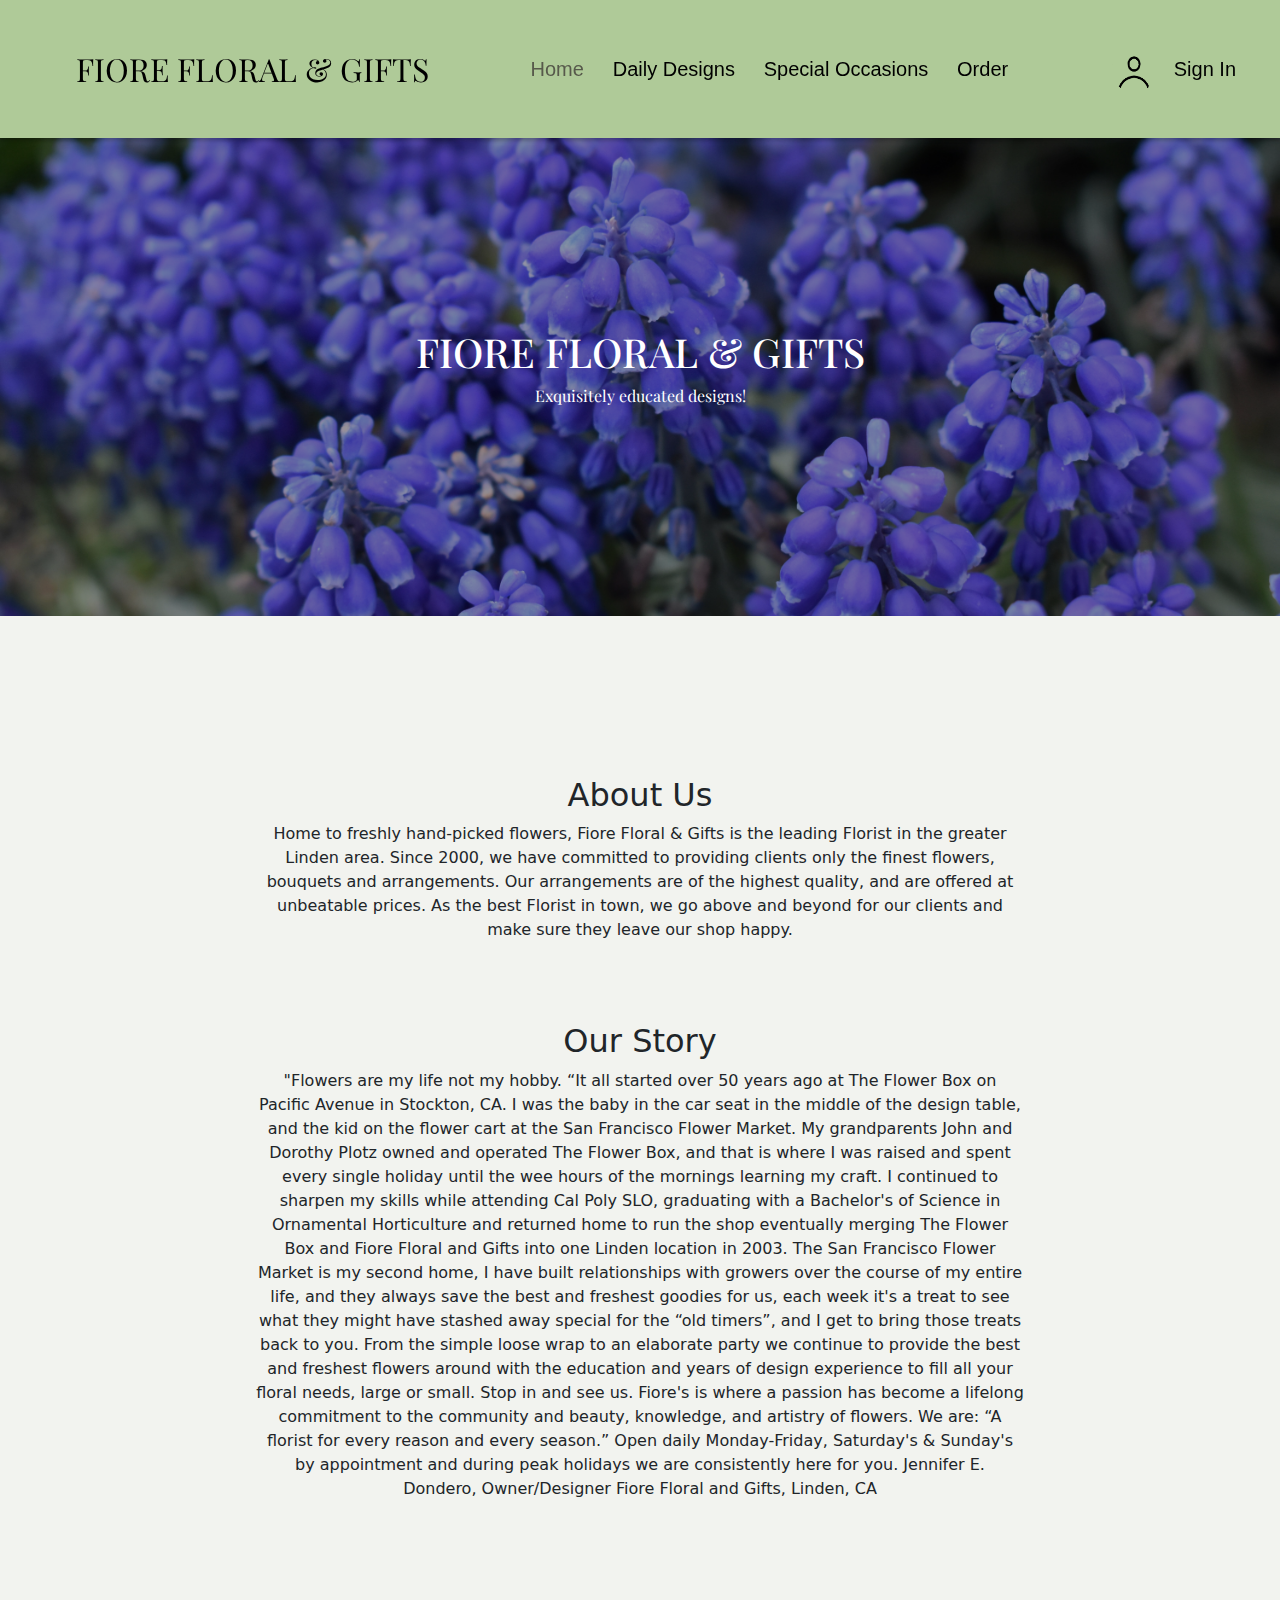
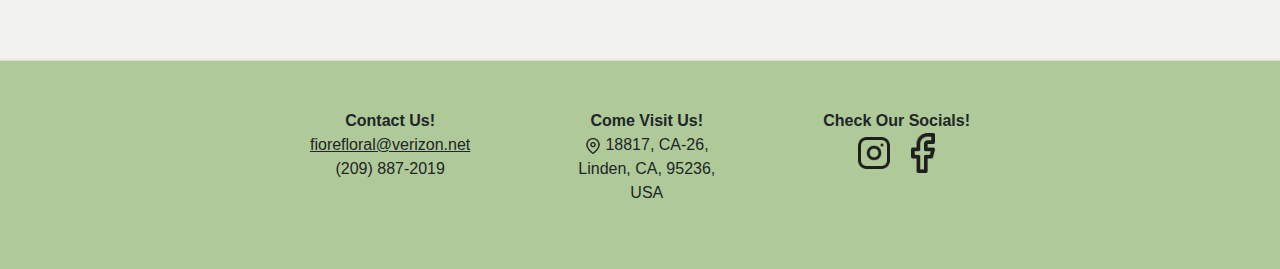
<file: index.html>
<!doctype html>
<html lang="en">
  <head>
    <meta charset="utf-8">
    <meta name="viewport" content="width=device-width, initial-scale=1">
    <title>Fiore Floral & Gifts</title>
    <link href="https://cdn.jsdelivr.net/npm/bootstrap@5.3.3/dist/css/bootstrap.min.css" rel="stylesheet" integrity="sha384-QWTKZyjpPEjISv5WaRU9OFeRpok6YctnYmDr5pNlyT2bRjXh0JMhjY6hW+ALEwIH" crossorigin="anonymous">
    <link rel="stylesheet" href="./Styles/index-CSS/index.css">
  </head>
  <body>
    <!-- navbar-start -->
    <nav class="navbar navbar-expand-lg bg-body-tertiary">
      <div class="gridContainerHeader fixed-top container-fluid">
        <a class="navbar-brand logoHeader" href="#">FIORE FLORAL & GIFTS</a>
        <button class="navbar-toggler" type="button" data-bs-toggle="collapse" data-bs-target="#navbarSupportedContent" aria-controls="navbarSupportedContent" aria-expanded="false" aria-label="Toggle navigation">
          <span class="navbar-toggler-icon"></span>
        </button>
        <div class="flex-row collapse navbar-collapse" id="navbarSupportedContent">
          <ul class="navbar-nav mb-lg-0">
            <li class="hoverBg nav-item">
              <a class="Headerbtn nav-link active-color" href="./index.html">Home</a>
            </li>
            <li class="hoverBg nav-item">
              <a class="Headerbtn nav-link" href="./pages/DailyDesign.html">Daily Designs</a>
            </li>
            <li class="hoverBg nav-item dropdown">
              <a class="Headerbtn nav-link">Special Occasions</a>
              <ul class="dropdown-menu">
                <li><a class="dropdown-item" href="./pages/ValentinesDay.html">Valentines Day</a></li>
                <li><a class="dropdown-item" href="./pages/BridalBouquets.html">Bridal Bouquets</a></li>
                <li><a class="dropdown-item" href="./pages/TableCenterPieces.html">Table Centerpieces</a></li>
                <li><a class="dropdown-item" href="./pages/Sympathy.html">Sympathy</a></li>
              </ul>
            </li>
            <li class="hoverBg nav-item">
              <a class="Headerbtn nav-link" href="./pages/Order.html">Order</a>
            </li>
            <li class="sign-In-mobile nav-item">
              <a class="Headerbtn nav-link">Sign In</a>
            </li>
          </ul>
        </div>
        <div class="avatar-div">
          <img
          class="avatar"
          src="./assets/Footer-Header/sign in avatar.png" alt="">
        </div>
        <div class="sign-In">
          <a class="Headerbtn">Sign In</a>
        </div>
      </div>
    </nav>
    <!-- navbar-end -->

    <div class="hero-grid">
      <img
      class="hero-img"
      src="./assets/index/faith-crabtree-ceyGrp_nedE-unsplash.jpg" alt="field of flowers">
      <div class="hero-text">
        <h1>FIORE FLORAL & GIFTS</h1>
        <p>Exquisitely educated designs!</p>
      </div>
    </div>

    <div class="text-center body-text about-us">
      <h2>About Us</h2>
      <p>Home to freshly hand-picked flowers, Fiore Floral & Gifts is the leading Florist in the greater Linden area. Since 2000, we have committed to providing clients only the finest flowers, bouquets and arrangements. Our arrangements are of the highest quality, and are offered at unbeatable prices. As the best Florist in town, we go above and beyond for our clients and make sure they leave our shop happy.</p>
    </div>

    <div class="text-center body-text our-story">
      <h2>Our Story</h2>
      <p>"Flowers are my life not my hobby. “It all started over 50 years ago at The Flower Box on Pacific Avenue in Stockton, CA. I was the baby in the car seat in the middle of the design table, and the kid on the flower cart at the San Francisco Flower Market. My grandparents John and Dorothy Plotz owned and operated The Flower Box, and that is where I was raised and spent every single holiday until the wee hours of the mornings learning my craft. I continued to sharpen my skills while attending Cal Poly SLO, graduating with a Bachelor's of Science in Ornamental Horticulture and returned home to run the shop eventually merging The Flower Box and Fiore Floral and Gifts into one Linden location in 2003. The San Francisco Flower Market is my second home, I have built relationships with growers over the course of my entire life, and they always save the best and freshest goodies for us, each week it's a treat to see what they might have stashed away special for the “old timers”, and I get to bring those treats back to you. From the simple loose wrap to an elaborate party we continue to provide the best and freshest flowers around with the education and years of design experience to fill all your floral needs, large or small. Stop in and see us. Fiore's is where a passion has become a lifelong commitment to the community and beauty, knowledge, and artistry of flowers. We are: “A florist for every reason and every season.” Open daily Monday-Friday, Saturday's & Sunday's by appointment and during peak holidays we are consistently here for you.
      Jennifer E. Dondero, Owner/Designer Fiore Floral and Gifts, Linden, CA</p>
    </div>
    <footer>
      <!-- container -->
      <div class="footerBg">
        <div class="gridContainerFooter">
          <div class="Contact ">
            <p class="m-0"><b>Contact Us! </b></p>
            <p class="m-0 FooterEmail">fiorefloral@verizon.net</p>
            <p class="m-0">(209) 887-2019</p>
          </div>
  
          <div class="Visit">
            <p class="m-0"><b>Come Visit Us! </b></p>
            <p>
              <img
                class="MPlogo"
                src="../assets/Footer-Header/Map Pin.png"
                alt="map logo"
              />
              18817, CA-26,<br/> Linden, CA, 95236,<br/> USA
            </p>
          </div>
  
          <div class="Socials">
            <p class="FooterTitles m-0"><b>Check Our Socials!</b></p>
              <a href="https://www.instagram.com/fiorefloralandgifts/?hl=en" target="_blank"><img class="FooterIGlogo" src="../assets/Footer-Header/Instagram.png" alt="instagram logo"></a>
              <a href="https://www.facebook.com/fiorefloralandgifts/" target="_blank"><img  class="FooterFBlogo" src="../assets/Footer-Header/Facebook.png" alt="facebook logo"></a>
          </div>
  
        </div>
      </div>
      <!-- end of container -->
    </footer>



    
    <script src="https://cdn.jsdelivr.net/npm/bootstrap@5.3.3/dist/js/bootstrap.bundle.min.js" integrity="sha384-YvpcrYf0tY3lHB60NNkmXc5s9fDVZLESaAA55NDzOxhy9GkcIdslK1eN7N6jIeHz" crossorigin="anonymous"></script>
  </body>
</html>
</file>
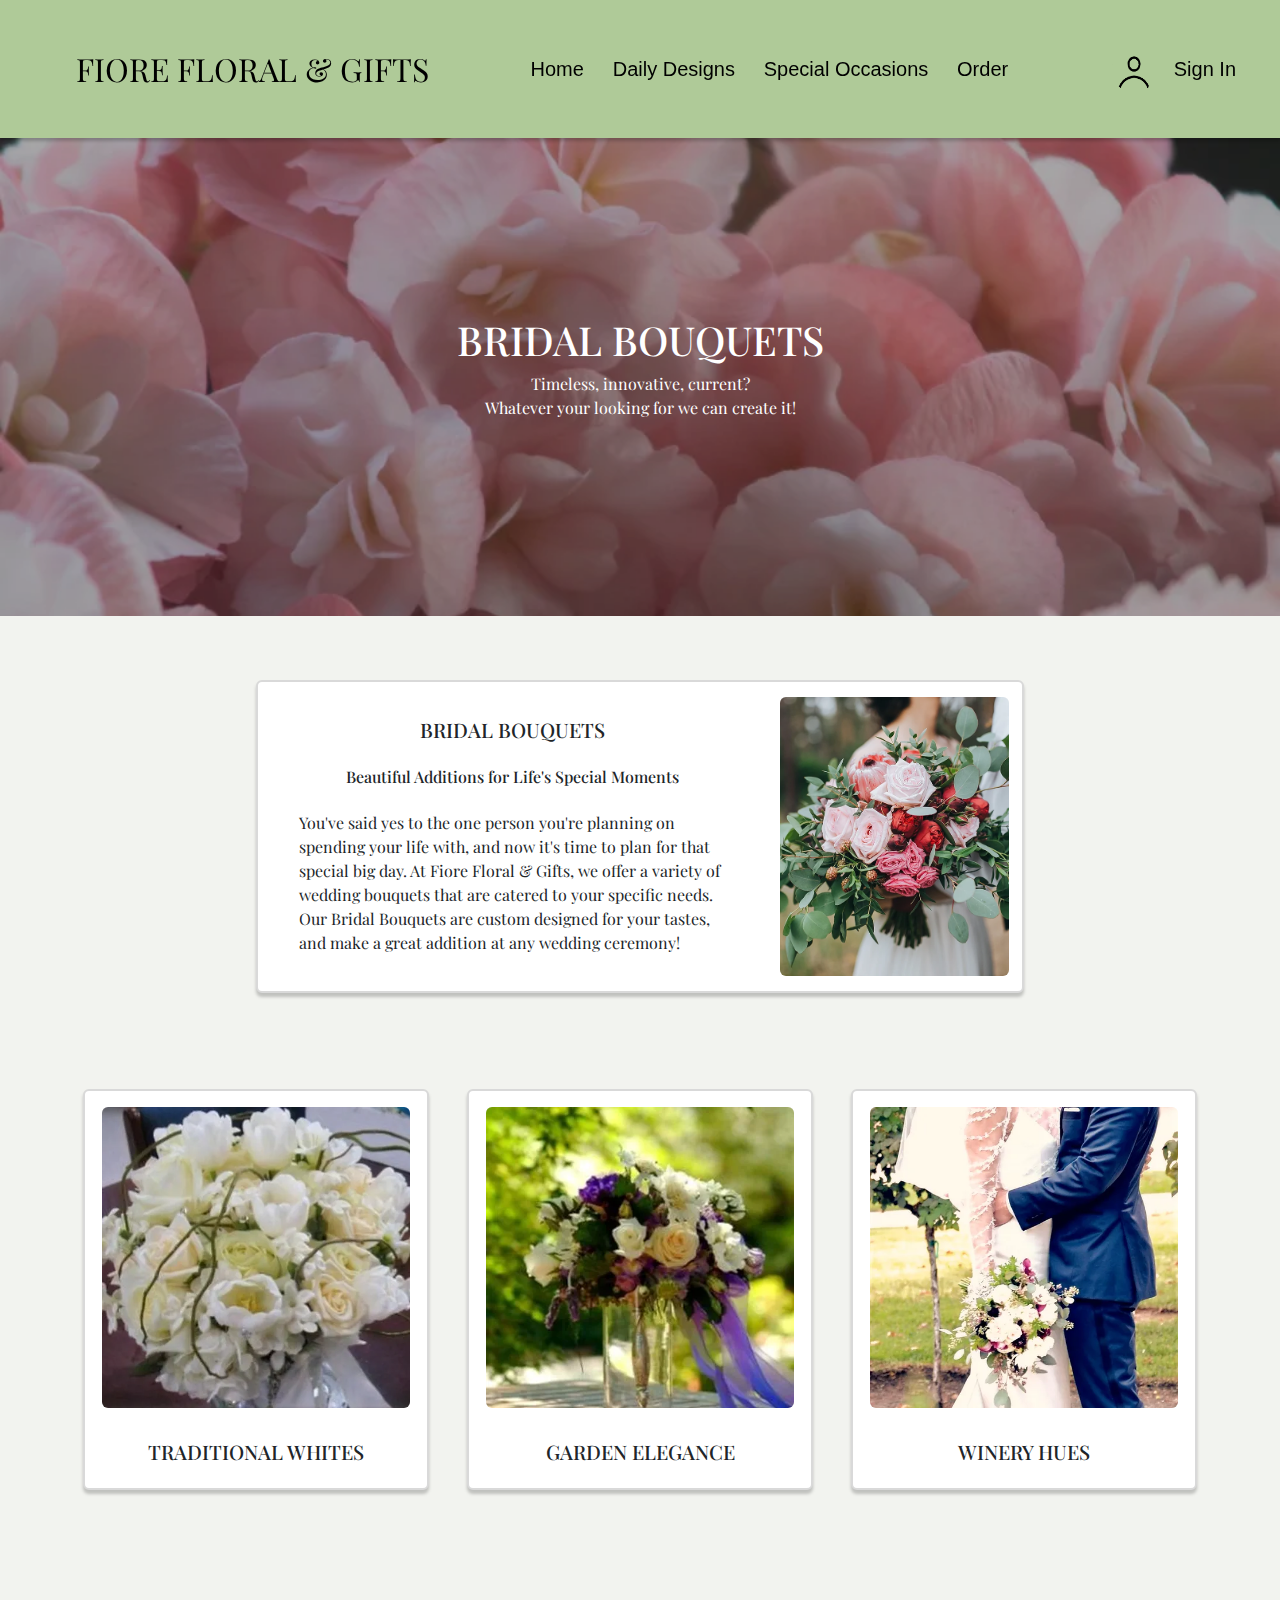
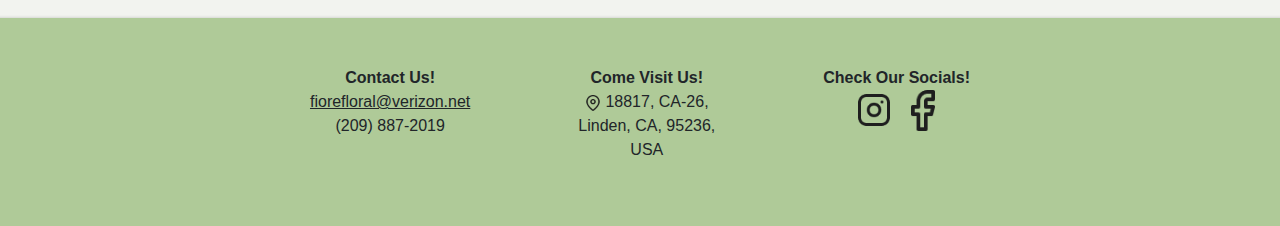
<file: pages/BridalBouquets.html>
<!doctype html>
<html lang="en">
  <head>
    <meta charset="utf-8">
    <meta name="viewport" content="width=device-width, initial-scale=1">
    <title>Bridal Bouquets</title>
    <link href="https://cdn.jsdelivr.net/npm/bootstrap@5.3.3/dist/css/bootstrap.min.css" rel="stylesheet" integrity="sha384-QWTKZyjpPEjISv5WaRU9OFeRpok6YctnYmDr5pNlyT2bRjXh0JMhjY6hW+ALEwIH" crossorigin="anonymous">
    <link rel="stylesheet" href="../Styles/bridal/bridal.css">
  </head>
  <body> 
    <!-- navbar-start -->
    <nav class="navbar navbar-expand-lg bg-body-tertiary">
      <div class="gridContainerHeader fixed-top container-fluid">
        <a class="navbar-brand logoHeader" href="#">FIORE FLORAL & GIFTS</a>
        <button class="navbar-toggler" type="button" data-bs-toggle="collapse" data-bs-target="#navbarSupportedContent" aria-controls="navbarSupportedContent" aria-expanded="false" aria-label="Toggle navigation">
          <span class="navbar-toggler-icon"></span>
        </button>
        <div class="flex-row collapse navbar-collapse" id="navbarSupportedContent">
          <ul class="navbar-nav mb-lg-0">
            <li class="hoverBg nav-item">
              <a class="Headerbtn nav-link" href="../index.html">Home</a>
            </li>
            <li class="hoverBg nav-item">
              <a class="Headerbtn nav-link" href="./DailyDesign.html">Daily Designs</a>
            </li>
            <li class="hoverBg nav-item dropdown">
              <a class="Headerbtn nav-link">Special Occasions</a>
              <ul class="dropdown-menu">
                <li><a class="dropdown-item" href="./ValentinesDay.html">Valentines Day</a></li>
                <li><a class="dropdown-item active-color" href="./BridalBouquets.html">Bridal Bouquets</a></li>
                <li><a class="dropdown-item" href="./TableCenterPieces.html">Table Centerpieces</a></li>
                <li><a class="dropdown-item" href="./Sympathy.html">Sympathy</a></li>
              </ul>
            </li>
            <li class="hoverBg nav-item">
              <a class="Headerbtn nav-link" href="./Order.html">Order</a>
            </li>
            <li class="sign-In-mobile nav-item">
              <a class="Headerbtn nav-link">Sign In</a>
            </li>
          </ul>
        </div>
        <div class="avatar-div">
          <img
          class="avatar"
          src="../assets/Footer-Header/sign in avatar.png" alt="">
        </div>
        <div class="sign-In">
          <a class="Headerbtn">Sign In</a>
        </div>
      </div>
    </nav>
    <!-- navbar-end -->



    <!-- Hero Image -->
    <div class="hero-img-grid">
        <img class="grid-hero grid-hero-img" src="../assets/BridalBoquets/BridalHero.jpg" alt="bridal hero image">
      <div class="grid-hero-text">
        <h1 class="text-center">BRIDAL BOUQUETS</h1>
        <p class="text-center">Timeless, innovative, current? <br/> Whatever your looking for we can create it!</p>
      </div>
    </div>
    <!-- hero image -->

    <!-- Bridal Card -->
    <div class="card card-border card-center margin-top">
      <div class="row g-0">
        
        <div class="col-md-8 text-font order-1 order-md-0 text-font">
          <div class="card-body body-text">
            <h5 class="card-title text-center">BRIDAL BOUQUETS</h5>
            <h6 class="card-text text-center body-text-height-margin">Beautiful Additions for Life's Special Moments</h6>
            <p class="card-text body-text-height-margin">You've said yes to the one person you're planning on spending your life with, and now it's time to plan for that special big day. At Fiore Floral & Gifts, we offer a variety of wedding bouquets that are catered to your specific needs. Our Bridal Bouquets are custom designed for your tastes, and make a great addition at any wedding ceremony!</p>
            
          </div>
        </div>
        <div class="col-md-4 d-flex">
          <img src="../assets/BridalBoquets/Bridal Bouquet .jpg" class="img rounded-2 card-image body-img" alt="bouquet of roses in different shades of pink">
        </div>

      </div>
    </div>
    <!-- bridal card -->

    <!-- Bridal Group -->
    <div class="card-group-grid card-group-center margin-top">

      <div class="card card-group-item-1 card-group-center card-border width-card">
        <img src="../assets/BridalBoquets/BridalTraditionalWhites.jpg" class="card-img-top body-group-img rounded-2" alt="bouquet of white flowers">
        <div class="card-body text-font">
          <h5 class="card-title text-center">TRADITIONAL WHITES</h5>
        </div>
      </div>

      <div class="card card-group-item-2 card-group-center card-border width-card">
        <img src="../assets/BridalBoquets/BridalGardenElegance.jpg" class="card-img-top body-group-img rounded-2" alt="bouquet of white flowers with purple ribbon">
        <div class="card-body text-font">
          <h5 class="card-title text-center">GARDEN ELEGANCE</h5>
        </div>
      </div>

      <div class="card card-group-item-3 card-group-center card-border width-card">
        <img src="../assets/BridalBoquets/BridalWineryHues.jpg" class="card-img-top body-group-img rounded-2" alt="bouquet of white and purple flowers">
        <div class="card-body text-font">
          <h5 class="card-title text-center">WINERY HUES</h5>
        </div>
      </div> 

    </div>   
    <!-- bridal group -->

    <footer>
      <!-- container -->
      <div class="footerBg">
        <div class="gridContainerFooter">
          <div class="Contact ">
            <p class="m-0"><b>Contact Us! </b></p>
            <p class="m-0 FooterEmail">fiorefloral@verizon.net</p>
            <p class="m-0">(209) 887-2019</p>
          </div>
  
          <div class="Visit">
            <p class="m-0"><b>Come Visit Us! </b></p>
            <p>
              <img
                class="MPlogo"
                src="../assets/Footer-Header/Map Pin.png"
                alt=""
              />
              18817, CA-26,<br/> Linden, CA, 95236,<br/> USA
            </p>
          </div>
  
          <div class="Socials">
            <p class="FooterTitles m-0"><b>Check Our Socials!</b></p>
              <a href="https://www.instagram.com/fiorefloralandgifts/?hl=en" target="_blank"><img class="FooterIGlogo" src="../assets/Footer-Header/Instagram.png" alt="instagram logo"></a>
              <a href="https://www.facebook.com/fiorefloralandgifts/" target="_blank"><img  class="FooterFBlogo" src="../assets/Footer-Header/Facebook.png" alt="facebook logo"></a>
          </div>
  
        </div>
      </div>
      <!-- end of container -->
    </footer>



    <script src="https://cdn.jsdelivr.net/npm/bootstrap@5.3.3/dist/js/bootstrap.bundle.min.js" integrity="sha384-YvpcrYf0tY3lHB60NNkmXc5s9fDVZLESaAA55NDzOxhy9GkcIdslK1eN7N6jIeHz" crossorigin="anonymous"></script>
  </body>
</html>
</file>
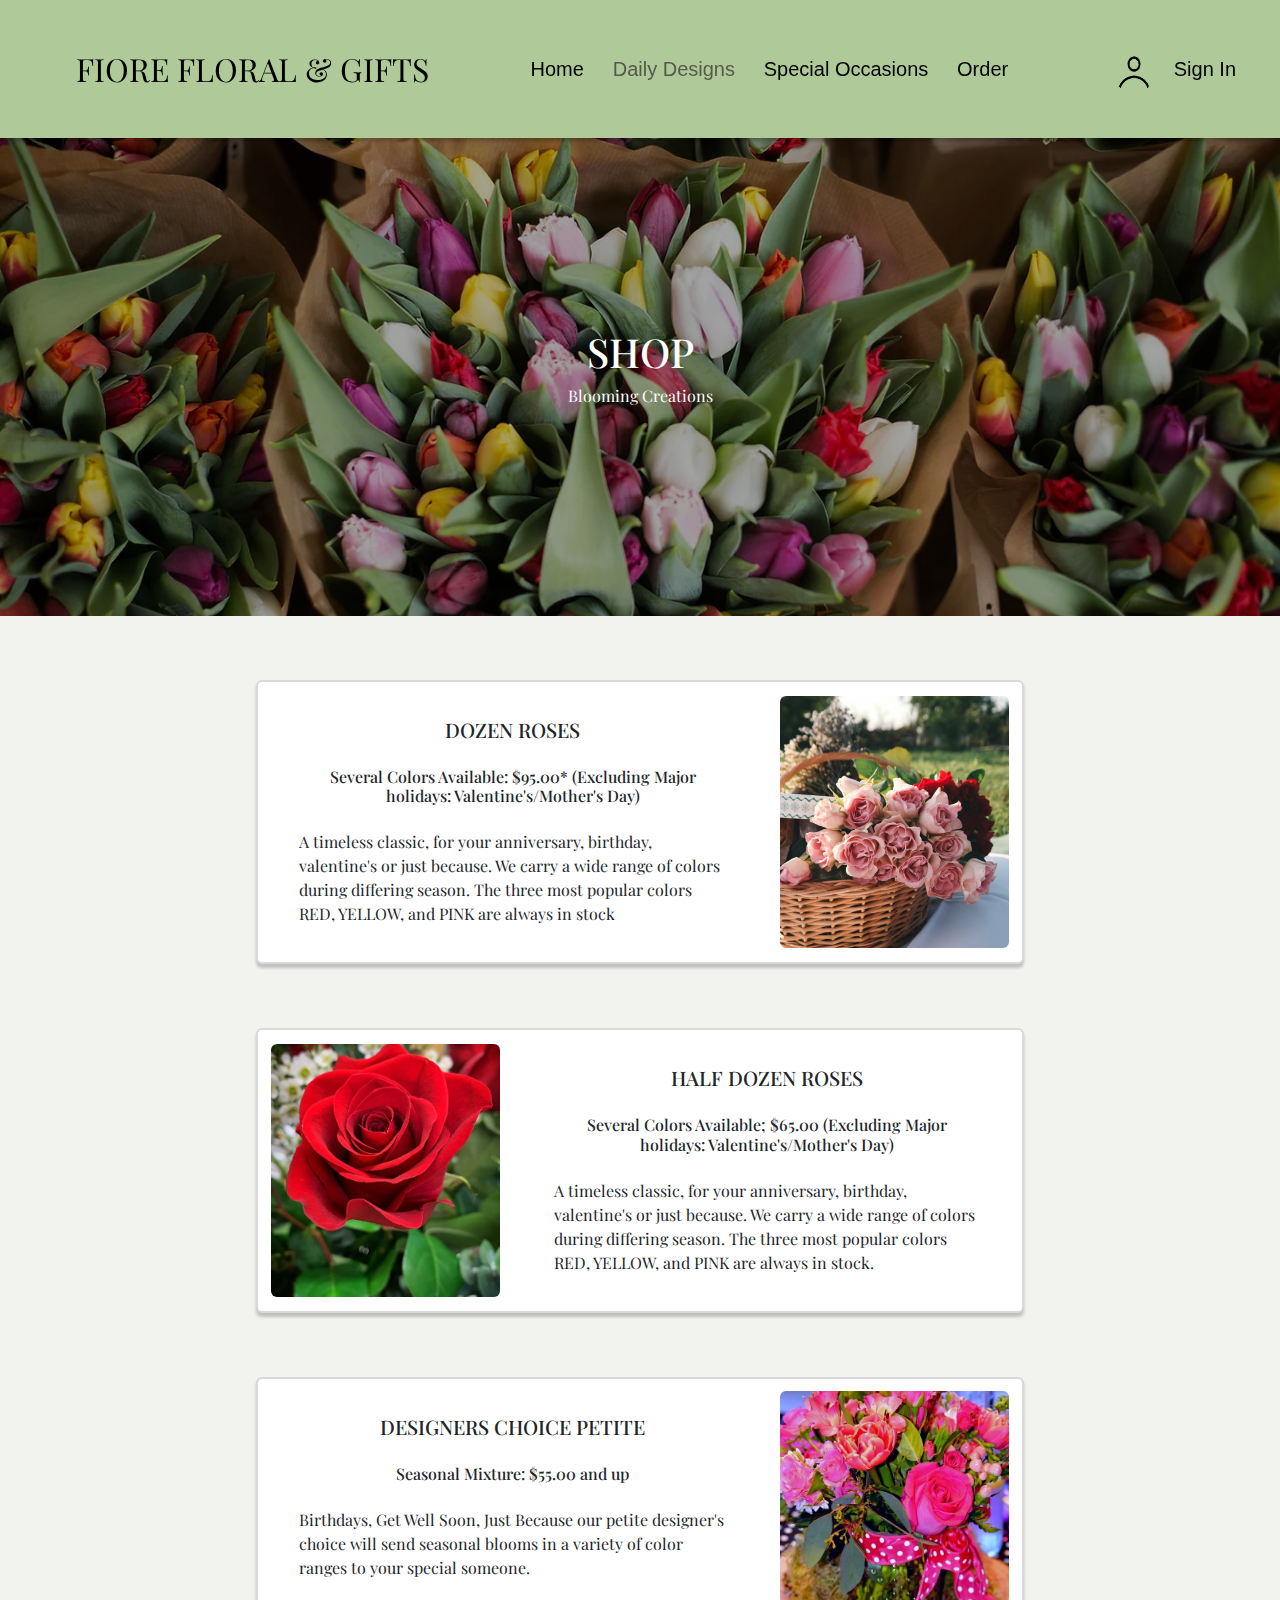
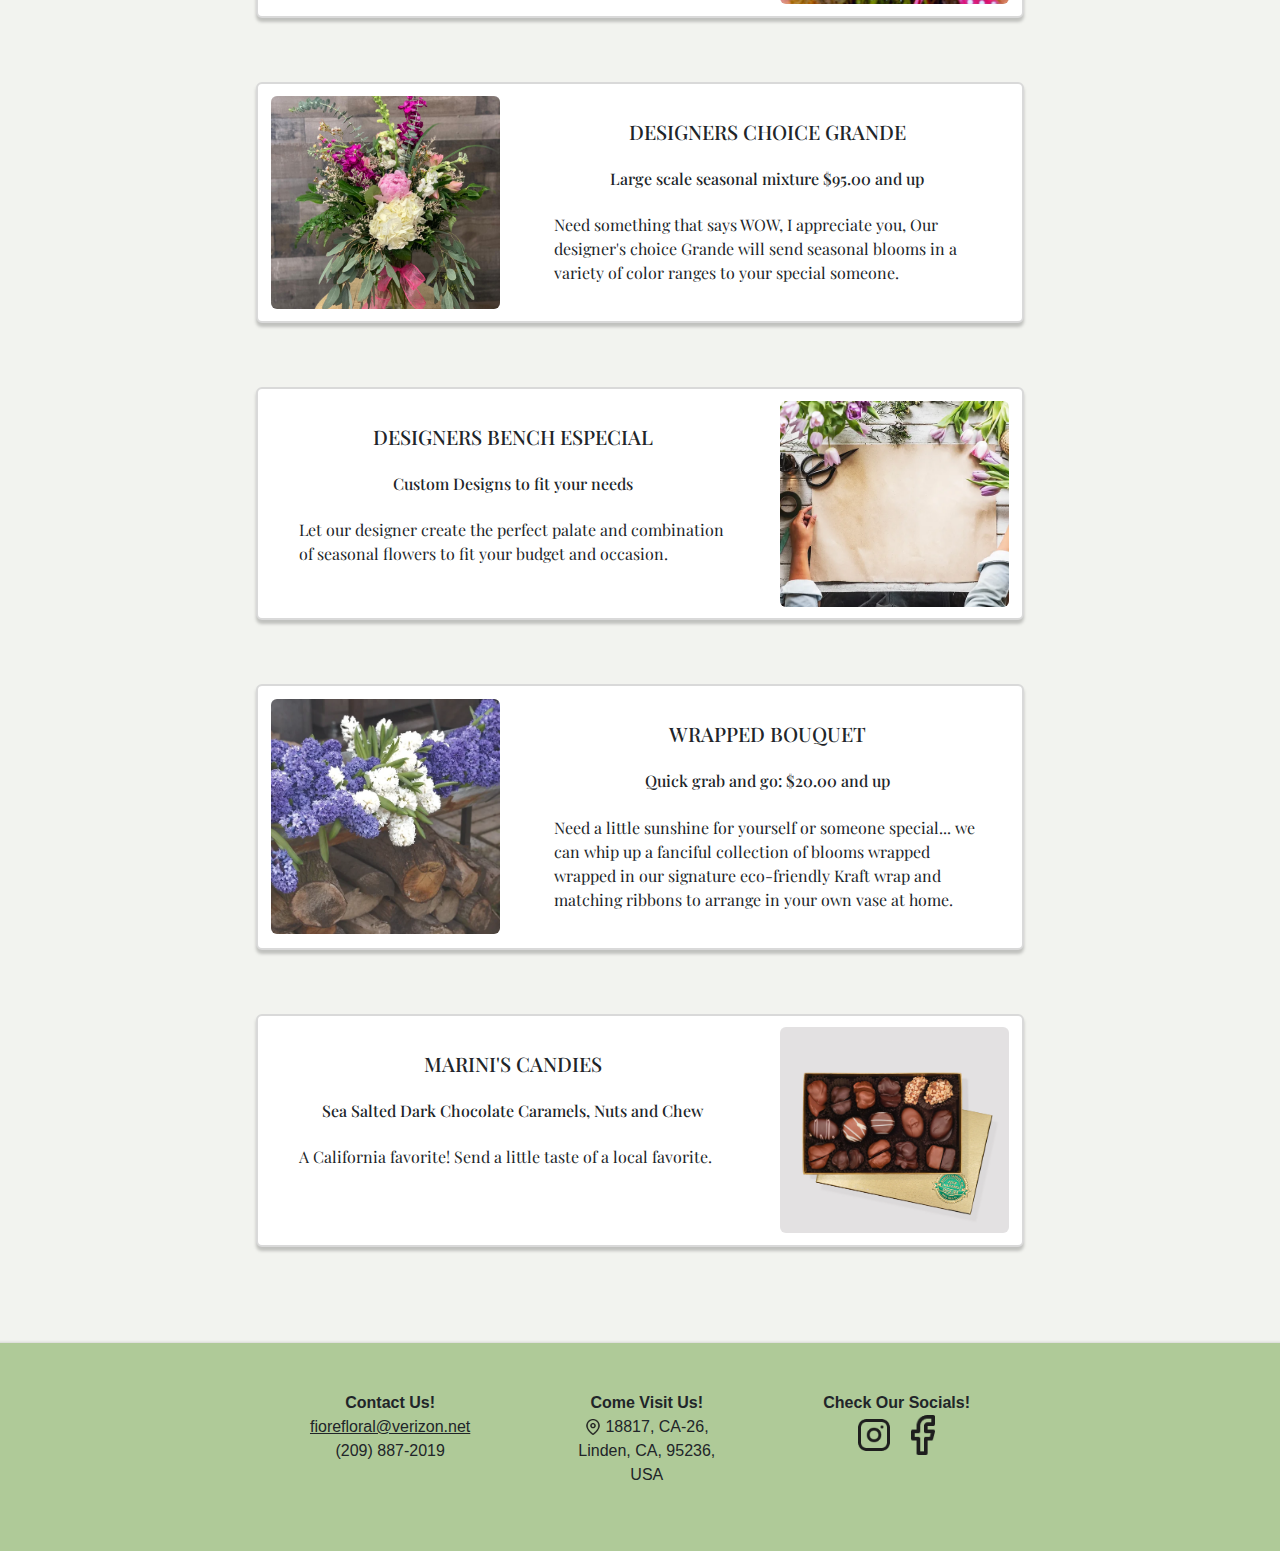
<file: pages/DailyDesign.html>
<!doctype html>
<html lang="en">
  <head>
    <meta charset="utf-8">
    <meta name="viewport" content="width=device-width, initial-scale=1">
    <title>Daily Design</title>
    <link href="https://cdn.jsdelivr.net/npm/bootstrap@5.3.3/dist/css/bootstrap.min.css" rel="stylesheet" integrity="sha384-QWTKZyjpPEjISv5WaRU9OFeRpok6YctnYmDr5pNlyT2bRjXh0JMhjY6hW+ALEwIH" crossorigin="anonymous">
    <link rel="stylesheet" href="../Styles/daily/daily.css">
  </head>
  <body>
    <!-- navbar-start -->
    <nav class="navbar navbar-expand-lg bg-body-tertiary">
      <div class="gridContainerHeader fixed-top container-fluid">
        <a class="navbar-brand logoHeader" href="#">FIORE FLORAL & GIFTS</a>
        <button class="navbar-toggler" type="button" data-bs-toggle="collapse" data-bs-target="#navbarSupportedContent" aria-controls="navbarSupportedContent" aria-expanded="false" aria-label="Toggle navigation">
          <span class="navbar-toggler-icon"></span>
        </button>
        <div class="flex-row collapse navbar-collapse" id="navbarSupportedContent">
          <ul class="navbar-nav mb-lg-0">
            <li class="hoverBg nav-item">
              <a class="Headerbtn nav-link" href="../index.html">Home</a>
            </li>
            <li class="hoverBg nav-item">
              <a class="Headerbtn nav-link active-color" href="./DailyDesign.html">Daily Designs</a>
            </li>
            <li class="hoverBg nav-item dropdown">
              <a class="Headerbtn nav-link">Special Occasions</a>
              <ul class="dropdown-menu">
                <li><a class="dropdown-item" href="./ValentinesDay.html">Valentines Day</a></li>
                <li><a class="dropdown-item" href="./BridalBouquets.html">Bridal Bouquets</a></li>
                <li><a class="dropdown-item" href="./TableCenterPieces.html">Table Centerpieces</a></li>
                <li><a class="dropdown-item" href="./Sympathy.html">Sympathy</a></li>
              </ul>
            </li>
            <li class="hoverBg nav-item">
              <a class="Headerbtn nav-link" href="./Order.html">Order</a>
            </li>
            <li class="sign-In-mobile nav-item">
              <a class="Headerbtn nav-link">Sign In</a>
            </li>
          </ul>
        </div>
        <div class="avatar-div">
          <img
          class="avatar"
          src="../assets/Footer-Header/sign in avatar.png" alt="">
        </div>
        <div class="sign-In">
          <a class="Headerbtn">Sign In</a>
        </div>
      </div>
    </nav>
    <!-- navbar-end -->

    
    <!-- Hero Image -->
    <div class="hero-img-grid">
      <img class="grid-hero grid-hero-img" src="../assets/DailyDesign/DailyShopHero.jpg.jpg" alt="daily design hero image">
    <div class="grid-hero-text">
      <h1 class="text-center">SHOP</h1>
      <p class="text-center">Blooming Creations</p>
    </div>
  </div>
  <!-- hero image -->

  <!-- Daily Cards -->
  <div class="card card-border card-center margin-top">
    <div class="row g-0">
      
      <div class="col-md-8 text-font order-1 order-md-0 text-font">
        <div class="card-body body-text">
          <h5 class="card-title text-center">DOZEN ROSES</h5>
          <h6 class="card-text text-center body-text-height-margin">Several Colors Available: $95.00* (Excluding Major holidays: Valentine's/Mother's Day)</h6>
          <p class="card-text body-text-height-margin">A timeless classic, for your anniversary, birthday, valentine's or just because. We carry a wide range of colors during differing season. The three most popular colors RED, YELLOW, and PINK are always in stock</p>
          
        </div>
      </div>
      <div class="col-md-4 d-flex">
        <img src="../assets/DailyDesign/DozenRoses.jpg" class="img rounded-2 card-image body-img" alt="basket filled with a dozen pink and red roses">
      </div>

    </div>
  </div>

  <div class="card card-border card-center margin-top">
    <div class="row g-0">
      
      <div class="col-md-4 d-flex">
        <img src="../assets/DailyDesign/HalfDozenRose.jpg" class="img rounded-2 card-image body-img" alt="a red rose">
      </div>
      <div class="col-md-8 text-font">
        <div class="card-body body-text">
          <h5 class="card-title text-center">HALF DOZEN ROSES</h5>
          <h6 class="card-text text-center body-text-height-margin">Several Colors Available; $65.00 (Excluding Major holidays: Valentine's/Mother's Day)</h6>
          <p class="card-text body-text-height-margin">A timeless classic, for your anniversary, birthday, valentine's or just because. We carry a wide range of colors during differing season. The three most popular colors RED, YELLOW, and PINK are always in stock.</p>
          
        </div>
      </div>

    </div>
  </div>

  <div class="card card-border card-center margin-top">
    <div class="row g-0">
      
      <div class="col-md-8 text-font order-1 order-md-0 text-font">
        <div class="card-body body-text">
          <h5 class="card-title text-center">DESIGNERS CHOICE PETITE</h5>
          <h6 class="card-text text-center body-text-height-margin">Seasonal Mixture: $55.00 and up</h6>
          <p class="card-text body-text-height-margin">Birthdays, Get Well Soon, Just Because our petite designer's choice will send seasonal blooms in a variety of color ranges to your special someone.</p>
          
        </div>
      </div>
      <div class="col-md-4 d-flex">
        <img src="../assets/DailyDesign/DesignersChoice.jpg" class="img rounded-2 card-image body-img" alt="bouquet flowers in different shades of pink">
      </div>

    </div>
  </div>

  <div class="card card-border card-center margin-top">
    <div class="row g-0">
      
      <div class="col-md-4 d-flex">
        <img src="../assets/DailyDesign/DesignersChoiceGrande.jpg" class="img rounded-2 card-image body-img" alt="bouquet of flowers in shadesof purple and white">
      </div>
      <div class="col-md-8 text-font">
        <div class="card-body body-text">
          <h5 class="card-title text-center">DESIGNERS CHOICE GRANDE</h5>
          <h6 class="card-text text-center body-text-height-margin">Large scale seasonal mixture $95.00 and up</h6>
          <p class="card-text body-text-height-margin">Need something that says WOW, I appreciate you, Our designer's choice Grande will send seasonal blooms in a variety of color ranges to your special someone.</p>
          
        </div>
      </div>
      
    </div>
  </div>

  <div class="card card-border card-center margin-top">
    <div class="row g-0">
      
      <div class="col-md-8 text-font order-1 order-md-0 text-font">
        <div class="card-body body-text">
          <h5 class="card-title text-center">DESIGNERS BENCH ESPECIAL</h5>
          <h6 class="card-text text-center body-text-height-margin">Custom Designs to fit your needs</h6>
          <p class="card-text body-text-height-margin">Let our designer create the perfect palate and combination of seasonal flowers to fit your budget and occasion.</p>
          
        </div>
      </div>
      <div class="col-md-4 d-flex">
        <img src="../assets/DailyDesign/DesignersBench.jpg" class="img rounded-2 card-image body-img" alt="a white table whith brown paper covering it surrounded by purple tulips">
      </div>

    </div>
  </div>

  <div class="card card-border card-center margin-top">
    <div class="row g-0">
      
      <div class="col-md-4 d-flex">
        <img src="../assets/DailyDesign/WrappedBouquet.jpg" class="img rounded-2 card-image body-img" alt="white and blue flowers separated and a rail">
      </div>
      <div class="col-md-8 text-font">
        <div class="card-body body-text">
          <h5 class="card-title text-center">WRAPPED BOUQUET</h5>
          <h6 class="card-text text-center body-text-height-margin">Quick grab and go: $20.00 and up</h6>
          <p class="card-text body-text-height-margin">Need a little sunshine for yourself or someone special... we can whip up a fanciful collection of blooms wrapped wrapped in our signature eco-friendly Kraft wrap and matching ribbons to arrange in your own vase at home.</p>
          
        </div>
      </div>
      

    </div>
  </div>

  <div class="card card-border card-center margin-top margin-bottom">
    <div class="row g-0">
      
      <div class="col-md-8 text-font order-1 order-md-0 text-font">
        <div class="card-body body-text">
          <h5 class="card-title text-center">MARINI'S CANDIES</h5>
          <h6 class="card-text text-center body-text-height-margin">Sea Salted Dark Chocolate Caramels, Nuts and Chew</h6>
          <p class="card-text body-text-height-margin">A California favorite! Send a little taste of a local favorite.</p>
          
        </div>
      </div>
      <div class="col-md-4 d-flex">
        <img src="../assets/DailyDesign/Marinis_Assorted_Chocolate.jpg" class="img rounded-2 card-image body-img" alt="a box of marini's candies">
      </div>

    </div>
  </div>
  <!-- daily cards -->

  <footer>
    <!-- container -->
    <div class="footerBg">
      <div class="gridContainerFooter">
        <div class="Contact ">
          <p class="m-0"><b>Contact Us! </b></p>
          <p class="m-0 FooterEmail">fiorefloral@verizon.net</p>
          <p class="m-0">(209) 887-2019</p>
        </div>

        <div class="Visit">
          <p class="m-0"><b>Come Visit Us! </b></p>
          <p>
            <img
              class="MPlogo"
              src="../assets/Footer-Header/Map Pin.png"
              alt=""
            />
            18817, CA-26,<br/> Linden, CA, 95236,<br/> USA
          </p>
        </div>

        <div class="Socials">
          <p class="FooterTitles m-0"><b>Check Our Socials!</b></p>
            <a href="https://www.instagram.com/fiorefloralandgifts/?hl=en" target="_blank"><img class="FooterIGlogo" src="../assets/Footer-Header/Instagram.png" alt="instagram logo"></a>
            <a href="https://www.facebook.com/fiorefloralandgifts/" target="_blank"><img  class="FooterFBlogo" src="../assets/Footer-Header/Facebook.png" alt="facebook logo"></a>
        </div>

      </div>
    </div>
    <!-- end of container -->
  </footer>

    <script src="https://cdn.jsdelivr.net/npm/bootstrap@5.3.3/dist/js/bootstrap.bundle.min.js" integrity="sha384-YvpcrYf0tY3lHB60NNkmXc5s9fDVZLESaAA55NDzOxhy9GkcIdslK1eN7N6jIeHz" crossorigin="anonymous"></script>
  </body>
</html>
</file>
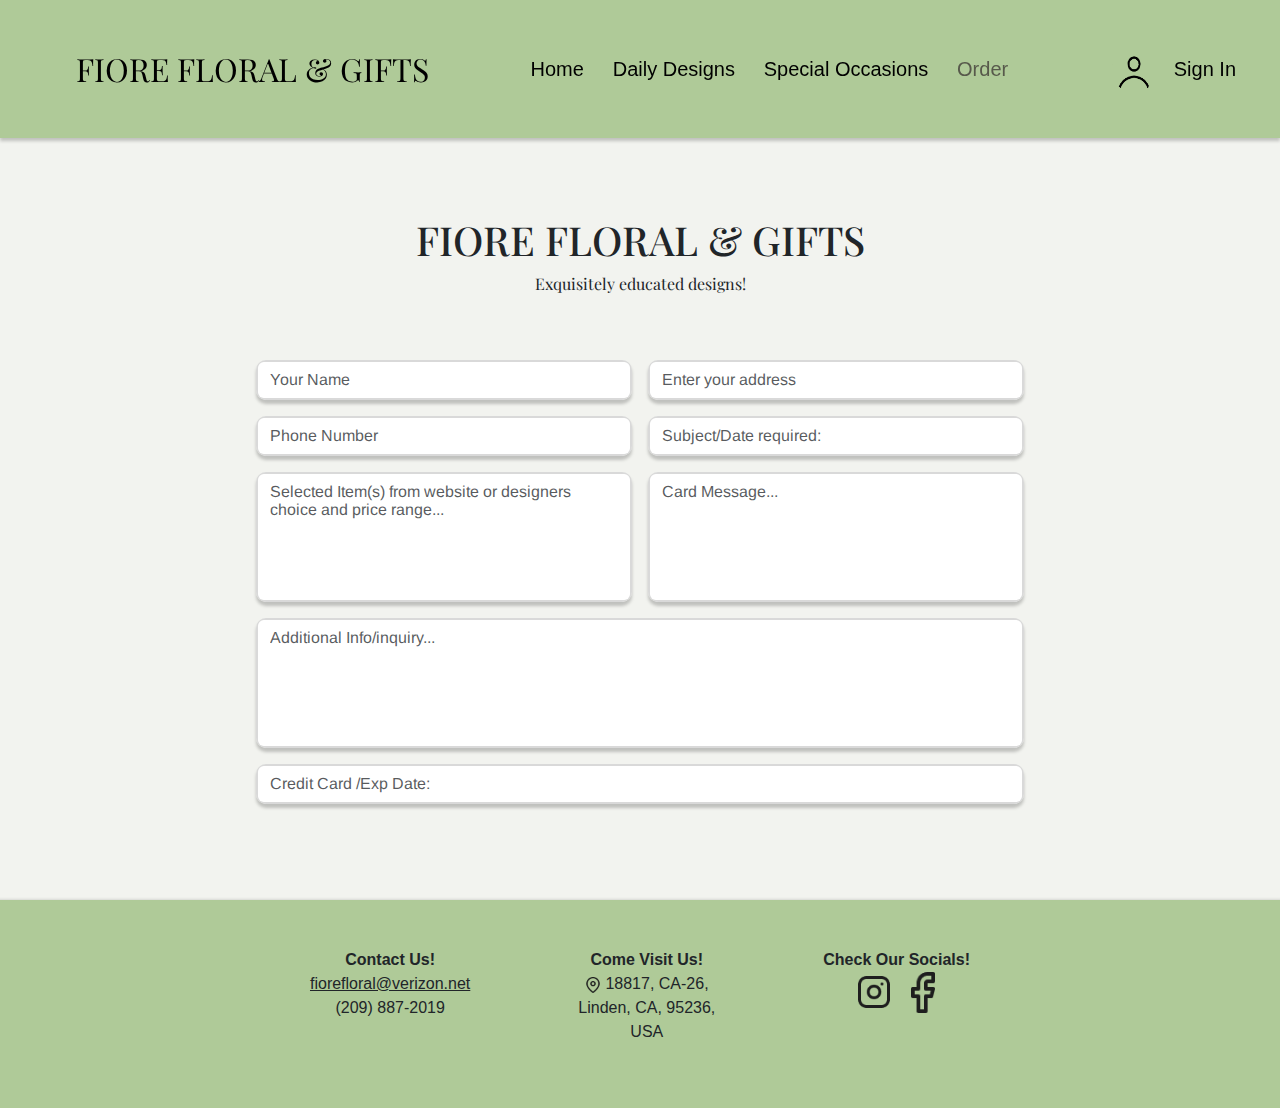
<file: pages/Order.html>
<!DOCTYPE html>
<html lang="en">
  <head>
    <meta charset="utf-8" />
    <meta name="viewport" content="width=device-width, initial-scale=1" />
    <title>Order</title>
    <link
      href="https://cdn.jsdelivr.net/npm/bootstrap@5.3.3/dist/css/bootstrap.min.css"
      rel="stylesheet"
      integrity="sha384-QWTKZyjpPEjISv5WaRU9OFeRpok6YctnYmDr5pNlyT2bRjXh0JMhjY6hW+ALEwIH"
      crossorigin="anonymous"
    />
    <link rel="stylesheet" href="../Styles/order/order.css" />
  </head>
  <body>
    <!-- navbar-start -->
    <nav class="navbar navbar-expand-lg bg-body-tertiary">
      <div class="gridContainerHeader fixed-top container-fluid">
        <a class="navbar-brand logoHeader" href="#">FIORE FLORAL & GIFTS</a>
        <button class="navbar-toggler" type="button" data-bs-toggle="collapse" data-bs-target="#navbarSupportedContent" aria-controls="navbarSupportedContent" aria-expanded="false" aria-label="Toggle navigation">
          <span class="navbar-toggler-icon"></span>
        </button>
        <div class="flex-row collapse navbar-collapse" id="navbarSupportedContent">
          <ul class="navbar-nav mb-lg-0">
            <li class="hoverBg nav-item">
              <a class="Headerbtn nav-link" href="../index.html">Home</a>
            </li>
            <li class="hoverBg nav-item">
              <a class="Headerbtn nav-link" href="./DailyDesign.html">Daily Designs</a>
            </li>
            <li class="hoverBg nav-item dropdown">
              <a class="Headerbtn nav-link">Special Occasions</a>
              <ul class="dropdown-menu">
                <li><a class="dropdown-item" href="./ValentinesDay.html">Valentines Day</a></li>
                <li><a class="dropdown-item" href="./BridalBouquets.html">Bridal Bouquets</a></li>
                <li><a class="dropdown-item" href="./TableCenterPieces.html">Table Centerpieces</a></li>
                <li><a class="dropdown-item" href="./Sympathy.html">Sympathy</a></li>
              </ul>
            </li>
            <li class="hoverBg nav-item">
              <a class="Headerbtn nav-link active-color" href="./Order.html">Order</a>
            </li>
            <li class="sign-In-mobile nav-item">
              <a class="Headerbtn nav-link">Sign In</a>
            </li>
          </ul>
        </div>
        <div class="avatar-div">
          <img
          class="avatar"
          src="../assets/Footer-Header/sign in avatar.png" alt="">
        </div>
        <div class="sign-In">
          <a class="Headerbtn">Sign In</a>
        </div>
      </div>
    </nav>
    <!-- navbar-end -->

    <main>
      <section class="TitleMargin">
        <h1>FIORE FLORAL & GIFTS </h1>
        <p>Exquisitely educated designs!</p>

      </section>
      <section class="gridContainerOrder">

        <div class="inputCard">
          <input class="form-control" type="text" placeholder="Your Name" aria-label="default input example">
        </div>
        
        <div class="inputCard">
          <input class="form-control" type="text" placeholder="Enter your address" aria-label="default input example">
        </div>
        
        <div class="inputCard">
          <input class="form-control" type="text" placeholder="Phone Number" aria-label="default input example">
        </div>
        
        <div class="inputCard">
          <input class="form-control" type="text" placeholder="Subject/Date required:" aria-label="default input example">
        </div>
        
        <div class="inputCard">
          <input class="form-control CardThick" type="text" placeholder="Selected Item(s) from website or designers choice and price range..." aria-label="default input example">
        </div>
        
        <div class="inputCard">
          <input class="form-control CardThick" type="text" placeholder="Card Message..." aria-label="default input example">
        </div>
        
        <div class="inputInfo inputCard">
          <input class="form-control CardThick" type="text" placeholder="Additional Info/inquiry..." aria-label="default input example">
        </div>
        
        <div class="inputCredit inputCard">
          
          <input class="form-control" type="text" placeholder="Credit Card /Exp Date:" aria-label="default input example">
        </div>
        
      </section>
    </main>
    
    <footer>
      <!-- container -->
      <div class="footerBg">
        <div class="gridContainerFooter">
          <div class="Contact ">
            <p class="m-0"><b>Contact Us! </b></p>
            <p class="m-0 FooterEmail">fiorefloral@verizon.net</p>
            <p class="m-0">(209) 887-2019</p>
          </div>
  
          <div class="Visit">
            <p class="m-0"><b>Come Visit Us! </b></p>
            <p>
              <img
                class="MPlogo"
                src="../assets/Footer-Header/Map Pin.png"
                alt=""
              />
              18817, CA-26,<br/> Linden, CA, 95236,<br/> USA
            </p>
          </div>
  
          <div class="Socials">
            <p class="FooterTitles m-0"><b>Check Our Socials!</b></p>
              <a href="https://www.instagram.com/fiorefloralandgifts/?hl=en" target="_blank"><img class="FooterIGlogo" src="../assets/Footer-Header/Instagram.png" alt="instagram logo"></a>
              <a href="https://www.facebook.com/fiorefloralandgifts/" target="_blank"><img  class="FooterFBlogo" src="../assets/Footer-Header/Facebook.png" alt="facebook logo"></a>
          </div>
  
        </div>
      </div>
      <!-- end of container -->
    </footer>
    <script
      src="https://cdn.jsdelivr.net/npm/bootstrap@5.3.3/dist/js/bootstrap.bundle.min.js"
      integrity="sha384-YvpcrYf0tY3lHB60NNkmXc5s9fDVZLESaAA55NDzOxhy9GkcIdslK1eN7N6jIeHz"
      crossorigin="anonymous"
    ></script>
  </body>
</html>
</file>
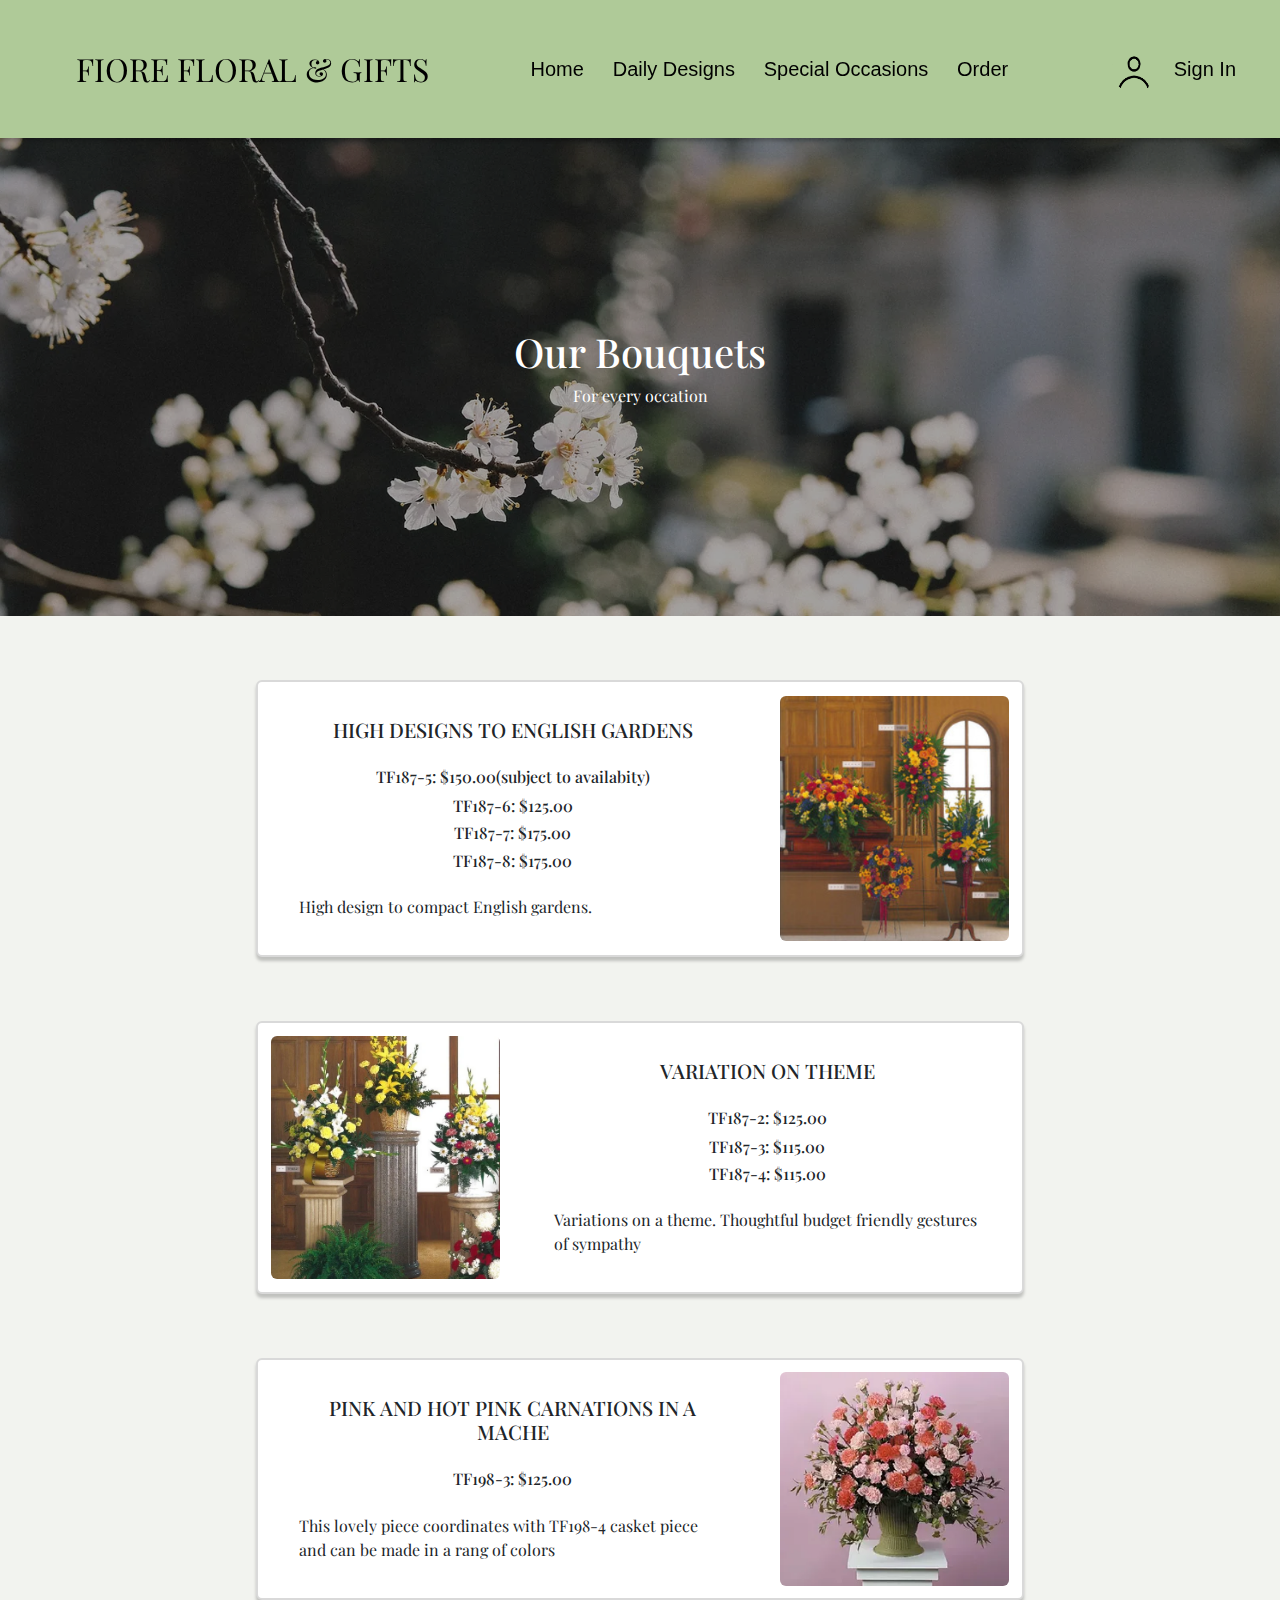
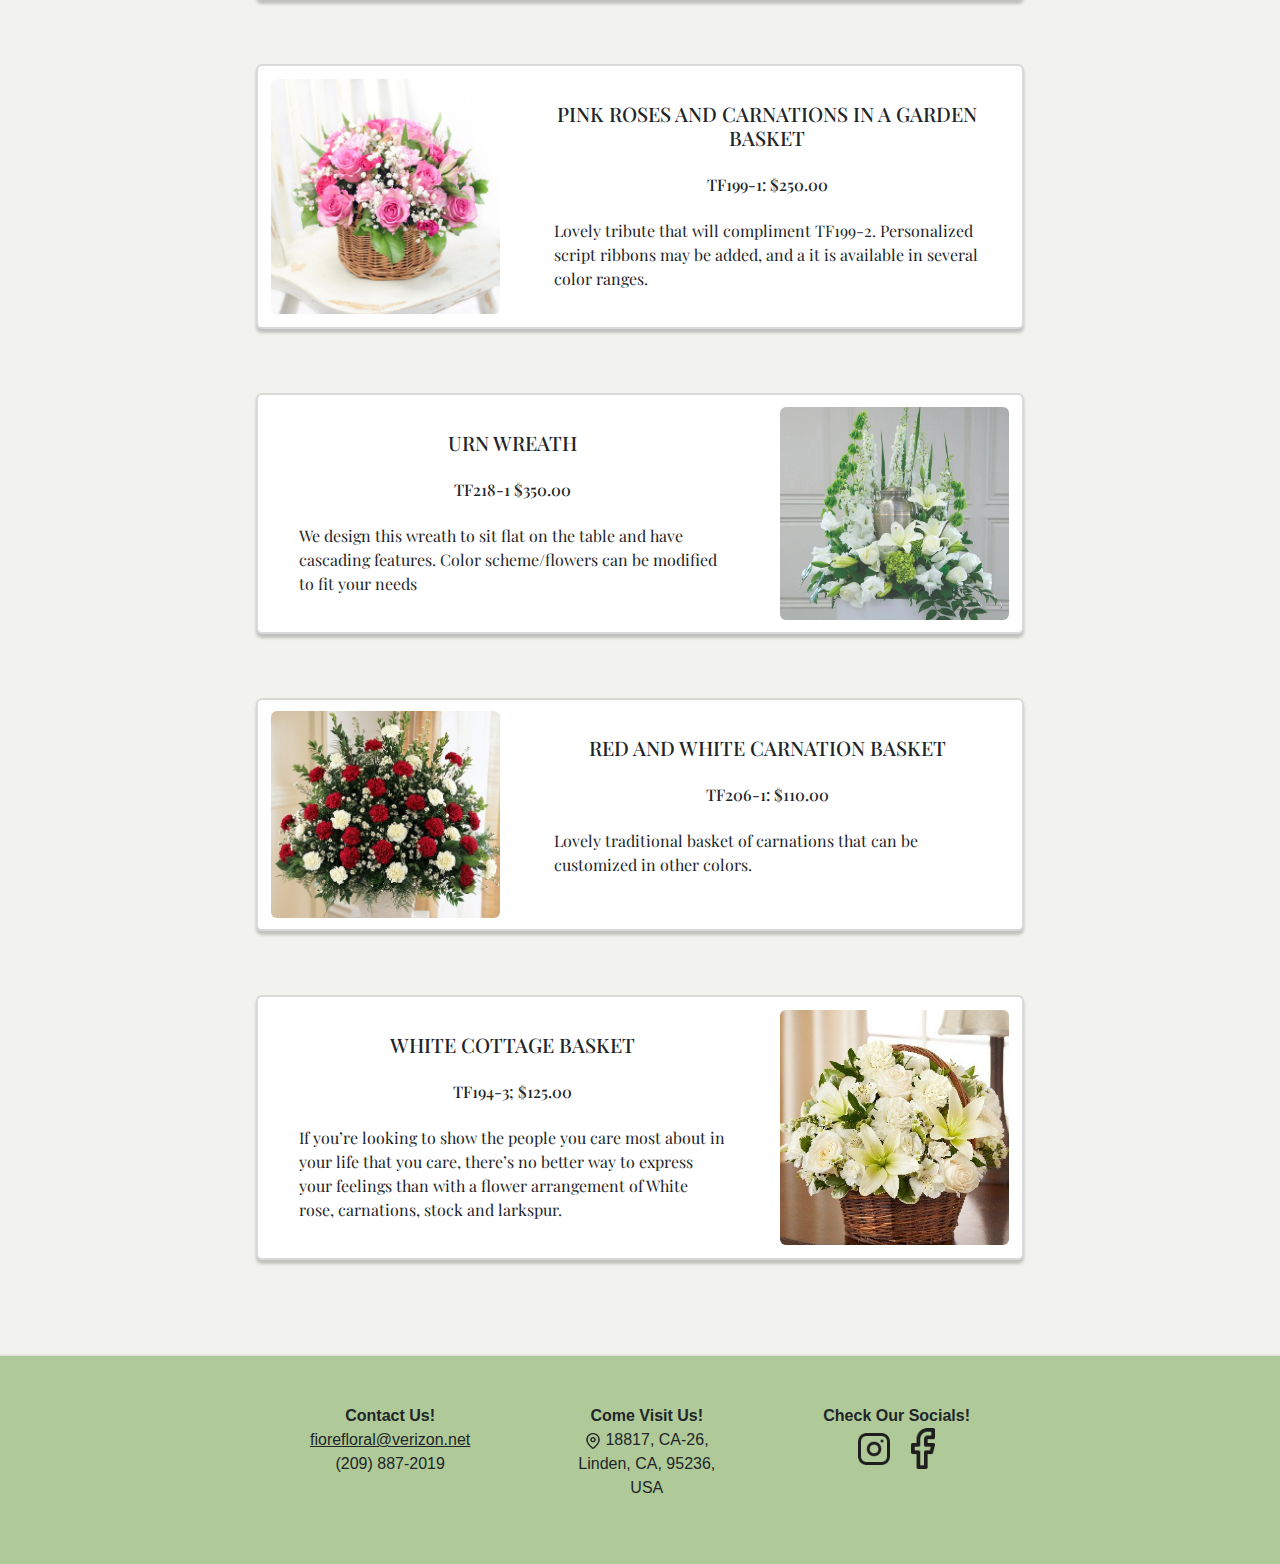
<file: pages/ourBouquets.html>
<!doctype html>
<html lang="en">
  <head>
    <meta charset="utf-8">
    <meta name="viewport" content="width=device-width, initial-scale=1">
    <title>Our Bouquets</title>
    <link href="https://cdn.jsdelivr.net/npm/bootstrap@5.3.3/dist/css/bootstrap.min.css" rel="stylesheet" integrity="sha384-QWTKZyjpPEjISv5WaRU9OFeRpok6YctnYmDr5pNlyT2bRjXh0JMhjY6hW+ALEwIH" crossorigin="anonymous">
    <link rel="stylesheet" href="../Styles/ourBouquets/bouquet.css">
  </head>
  <body>
    <!-- navbar-start -->
    <nav class="navbar navbar-expand-lg bg-body-tertiary">
      <div class="gridContainerHeader fixed-top container-fluid">
        <a class="navbar-brand logoHeader" href="#">FIORE FLORAL & GIFTS</a>
        <button class="navbar-toggler" type="button" data-bs-toggle="collapse" data-bs-target="#navbarSupportedContent" aria-controls="navbarSupportedContent" aria-expanded="false" aria-label="Toggle navigation">
          <span class="navbar-toggler-icon"></span>
        </button>
        <div class="flex-row collapse navbar-collapse" id="navbarSupportedContent">
          <ul class="navbar-nav mb-lg-0">
            <li class="hoverBg nav-item">
              <a class="Headerbtn nav-link" href="../index.html">Home</a>
            </li>
            <li class="hoverBg nav-item">
              <a class="Headerbtn nav-link" href="./DailyDesign.html">Daily Designs</a>
            </li>
            <li class="hoverBg nav-item dropdown">
              <a class="Headerbtn nav-link">Special Occasions</a>
              <ul class="dropdown-menu">
                <li><a class="dropdown-item" href="./ValentinesDay.html">Valentines Day</a></li>
                <li><a class="dropdown-item" href="./BridalBouquets.html">Bridal Bouquets</a></li>
                <li><a class="dropdown-item" href="./TableCenterPieces.html">Table Centerpieces</a></li>
                <li><a class="dropdown-item" href="./Sympathy.html">Sympathy</a></li>
              </ul>
            </li>
            <li class="hoverBg nav-item">
              <a class="Headerbtn nav-link" href="./Order.html">Order</a>
            </li>
            <li class="sign-In-mobile nav-item">
              <a class="Headerbtn nav-link">Sign In</a>
            </li>
          </ul>
        </div>
        <div class="avatar-div">
          <img
          class="avatar"
          src="../assets/Footer-Header/sign in avatar.png" alt="">
        </div>
        <div class="sign-In">
          <a class="Headerbtn">Sign In</a>
        </div>
      </div>
    </nav>
    <!-- navbar-end -->

    
    <!-- Hero Image -->
    <div class="hero-img-grid">
      <img class="grid-hero grid-hero-img" src="../assets/OurBoquets/BasketHero.jpg" alt="bouqutes hero image">
    <div class="grid-hero-text">
      <h1 class="text-center">Our Bouquets</h1>
      <p class="text-center">For every occation</p>
    </div>
  </div>
  <!-- hero image -->

  <!-- Bouquet Cards -->
  <div class="card card-border card-center margin-top">
    <div class="row g-0">
      
      <div class="col-md-8 text-font order-1 order-md-0 text-font">
        <div class="card-body body-text">
          <h5 class="card-title text-center">HIGH DESIGNS TO ENGLISH GARDENS</h5>
          <h6 class="card-text text-center body-text-height-margin">TF187-5: $150.00(subject to availabity)</h6>
          <h6 class="card-text text-center">TF187-6: $125.00</h6>
          <h6 class="card-text text-center">TF187-7: $175.00</h6>
          <h6 class="card-text text-center">TF187-8: $175.00</h6>
          <p class="card-text body-text-height-margin">High design to compact English gardens.</p>
          
        </div>
      </div>
      <div class="col-md-4 d-flex">
        <img src="../assets/OurBoquets/BouquetHighDesignToEnglishGarden.png" class="img rounded-2 card-image body-img" alt="flowers with varying colors">
      </div>

    </div>
  </div>

  <div class="card card-border card-center margin-top">
    <div class="row g-0">
      
      <div class="col-md-4 d-flex">
        <img src="../assets/OurBoquets/BouquetVariationOnTheme.jpg" class="img rounded-2 card-image body-img" alt="three sets of yellow and white flowers in baskets">
      </div>
      <div class="col-md-8 text-font">
        <div class="card-body body-text">
          <h5 class="card-title text-center">VARIATION ON THEME</h5>
          <h6 class="card-text text-center body-text-height-margin">TF187-2: $125.00</h6>
          <h6 class="card-text text-center">TF187-3: $115.00</h6>
          <h6 class="card-text text-center">TF187-4: $115.00</h6>
          <p class="card-text body-text-height-margin">Variations on a theme. Thoughtful budget friendly gestures of sympathy</p>
          
        </div>
      </div>

    </div>
  </div>

  <div class="card card-border card-center margin-top">
    <div class="row g-0">
      
      <div class="col-md-8 text-font order-1 order-md-0 text-font">
        <div class="card-body body-text">
          <h5 class="card-title text-center">PINK AND HOT PINK CARNATIONS IN A MACHE</h5>
          <h6 class="card-text text-center body-text-height-margin">TF198-3: $125.00</h6>
          <p class="card-text body-text-height-margin">This lovely piece coordinates with TF198-4 casket piece and can be made in a rang of colors</p>
          
        </div>
      </div>
      <div class="col-md-4 d-flex">
        <img src="../assets/OurBoquets/BouquetPinkCarnationsInMache.jpg" class="img rounded-2 card-image body-img" alt="bouquet of carnations in different shades of pink">
      </div>

    </div>
  </div>

  <div class="card card-border card-center margin-top">
    <div class="row g-0">
      
      <div class="col-md-4 d-flex">
        <img src="../assets/OurBoquets/BouquetsPinkRosesAndCarnationsBasket.jpg" class="img rounded-2 card-image body-img" alt="bouquet of roses and carnations in different shades of pink">
      </div>
      <div class="col-md-8 text-font">
        <div class="card-body body-text">
          <h5 class="card-title text-center">PINK ROSES AND CARNATIONS IN A GARDEN BASKET</h5>
          <h6 class="card-text text-center body-text-height-margin">TF199-1: $250.00</h6>
          <p class="card-text body-text-height-margin">Lovely tribute that will compliment TF199-2. Personalized script ribbons may be added, and a it is available in several color ranges.</p>
          
        </div>
      </div>
      
    </div>
  </div>

  <div class="card card-border card-center margin-top">
    <div class="row g-0">
      
      <div class="col-md-8 text-font order-1 order-md-0 text-font">
        <div class="card-body body-text">
          <h5 class="card-title text-center">URN WREATH</h5>
          <h6 class="card-text text-center body-text-height-margin">TF218-1 $350.00</h6>
          <p class="card-text body-text-height-margin">We design this wreath to sit flat on the table and have cascading features. Color scheme/flowers can be modified to fit your needs</p>
          
        </div>
      </div>
      <div class="col-md-4 d-flex">
        <img src="../assets/OurBoquets/BouquetUrnWreath.jpg" class="img rounded-2 card-image body-img" alt="white lily and various greenery wreath surrounding an urn">
      </div>

    </div>
  </div>

  <div class="card card-border card-center margin-top">
    <div class="row g-0">
      
      <div class="col-md-4 d-flex">
        <img src="../assets/OurBoquets/BouquetRedAndWhiteCarnationBasket.jpg" class="img rounded-2 card-image body-img" alt="basket filled with read and white carnations">
      </div>
      <div class="col-md-8 text-font">
        <div class="card-body body-text">
          <h5 class="card-title text-center">RED AND WHITE CARNATION BASKET</h5>
          <h6 class="card-text text-center body-text-height-margin">TF206-1: $110.00</h6>
          <p class="card-text body-text-height-margin">Lovely traditional basket of carnations that can be customized in other colors.</p>
          
        </div>
      </div>
      

    </div>
  </div>

  <div class="card card-border card-center margin-top margin-bottom">
    <div class="row g-0">
      
      <div class="col-md-8 text-font order-1 order-md-0 text-font">
        <div class="card-body body-text">
          <h5 class="card-title text-center">WHITE COTTAGE BASKET</h5>
          <h6 class="card-text text-center body-text-height-margin">TF194-3; $125.00</h6>
          <p class="card-text body-text-height-margin">If you’re looking to show the people you care most about in your life that you care, there’s no better way to express your feelings than with a flower arrangement of White rose, carnations, stock and larkspur.</p>
          
        </div>
      </div>
      <div class="col-md-4 d-flex">
        <img src="../assets/OurBoquets/BouquetWhiteCottageBasket.jpg" class="img rounded-2 card-image body-img" alt="basket filled white flowers">
      </div>

    </div>
  </div>
  <!-- bouquet cards -->

  <footer>
    <!-- container -->
    <div class="footerBg">
      <div class="gridContainerFooter">
        <div class="Contact ">
          <p class="m-0"><b>Contact Us! </b></p>
          <p class="m-0 FooterEmail">fiorefloral@verizon.net</p>
          <p class="m-0">(209) 887-2019</p>
        </div>

        <div class="Visit">
          <p class="m-0"><b>Come Visit Us! </b></p>
          <p>
            <img
              class="MPlogo"
              src="../assets/Footer-Header/Map Pin.png"
              alt=""
            />
            18817, CA-26,<br/> Linden, CA, 95236,<br/> USA
          </p>
        </div>

        <div class="Socials">
          <p class="FooterTitles m-0"><b>Check Our Socials!</b></p>
            <a href="https://www.instagram.com/fiorefloralandgifts/?hl=en" target="_blank"><img class="FooterIGlogo" src="../assets/Footer-Header/Instagram.png" alt="instagram logo"></a>
            <a href="https://www.facebook.com/fiorefloralandgifts/" target="_blank"><img  class="FooterFBlogo" src="../assets/Footer-Header/Facebook.png" alt="facebook logo"></a>
        </div>

      </div>
    </div>
    <!-- end of container -->
  </footer>


    <script src="https://cdn.jsdelivr.net/npm/bootstrap@5.3.3/dist/js/bootstrap.bundle.min.js" integrity="sha384-YvpcrYf0tY3lHB60NNkmXc5s9fDVZLESaAA55NDzOxhy9GkcIdslK1eN7N6jIeHz" crossorigin="anonymous"></script>
  </body>
</html>
</file>
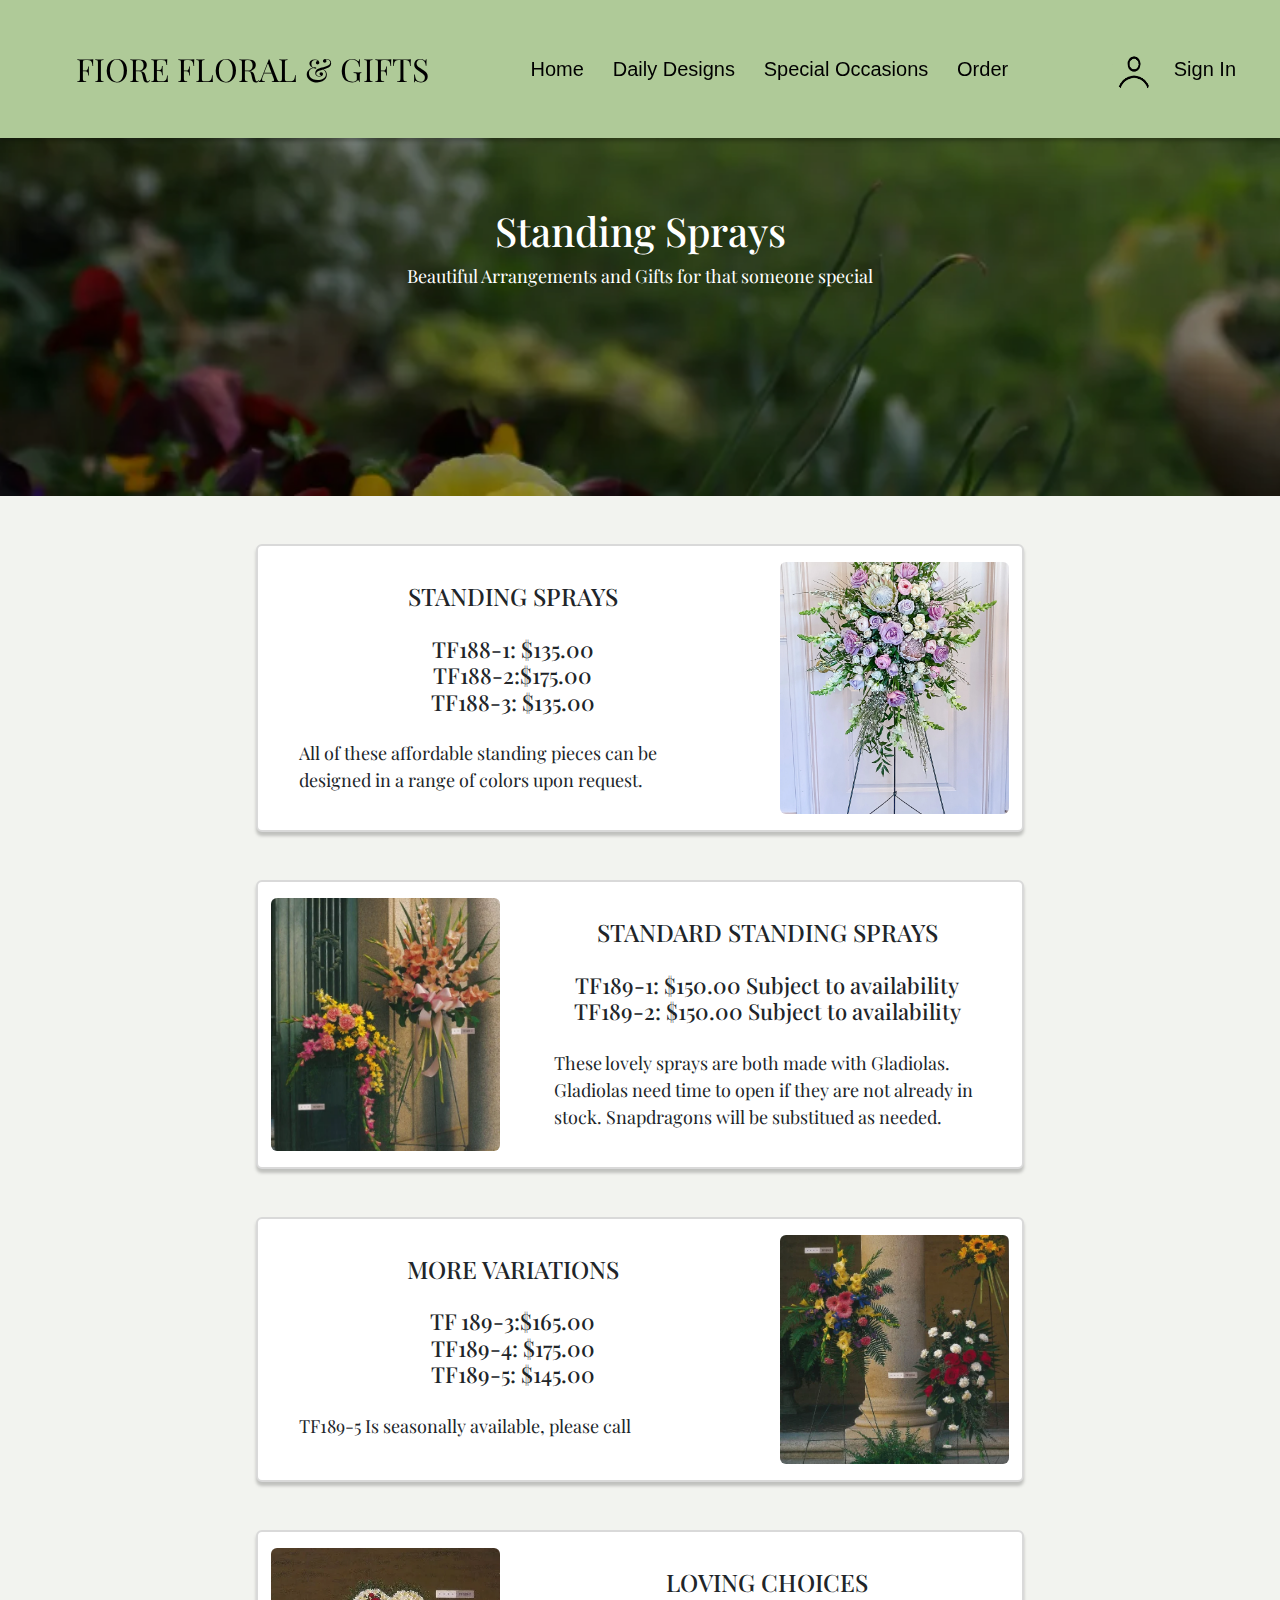
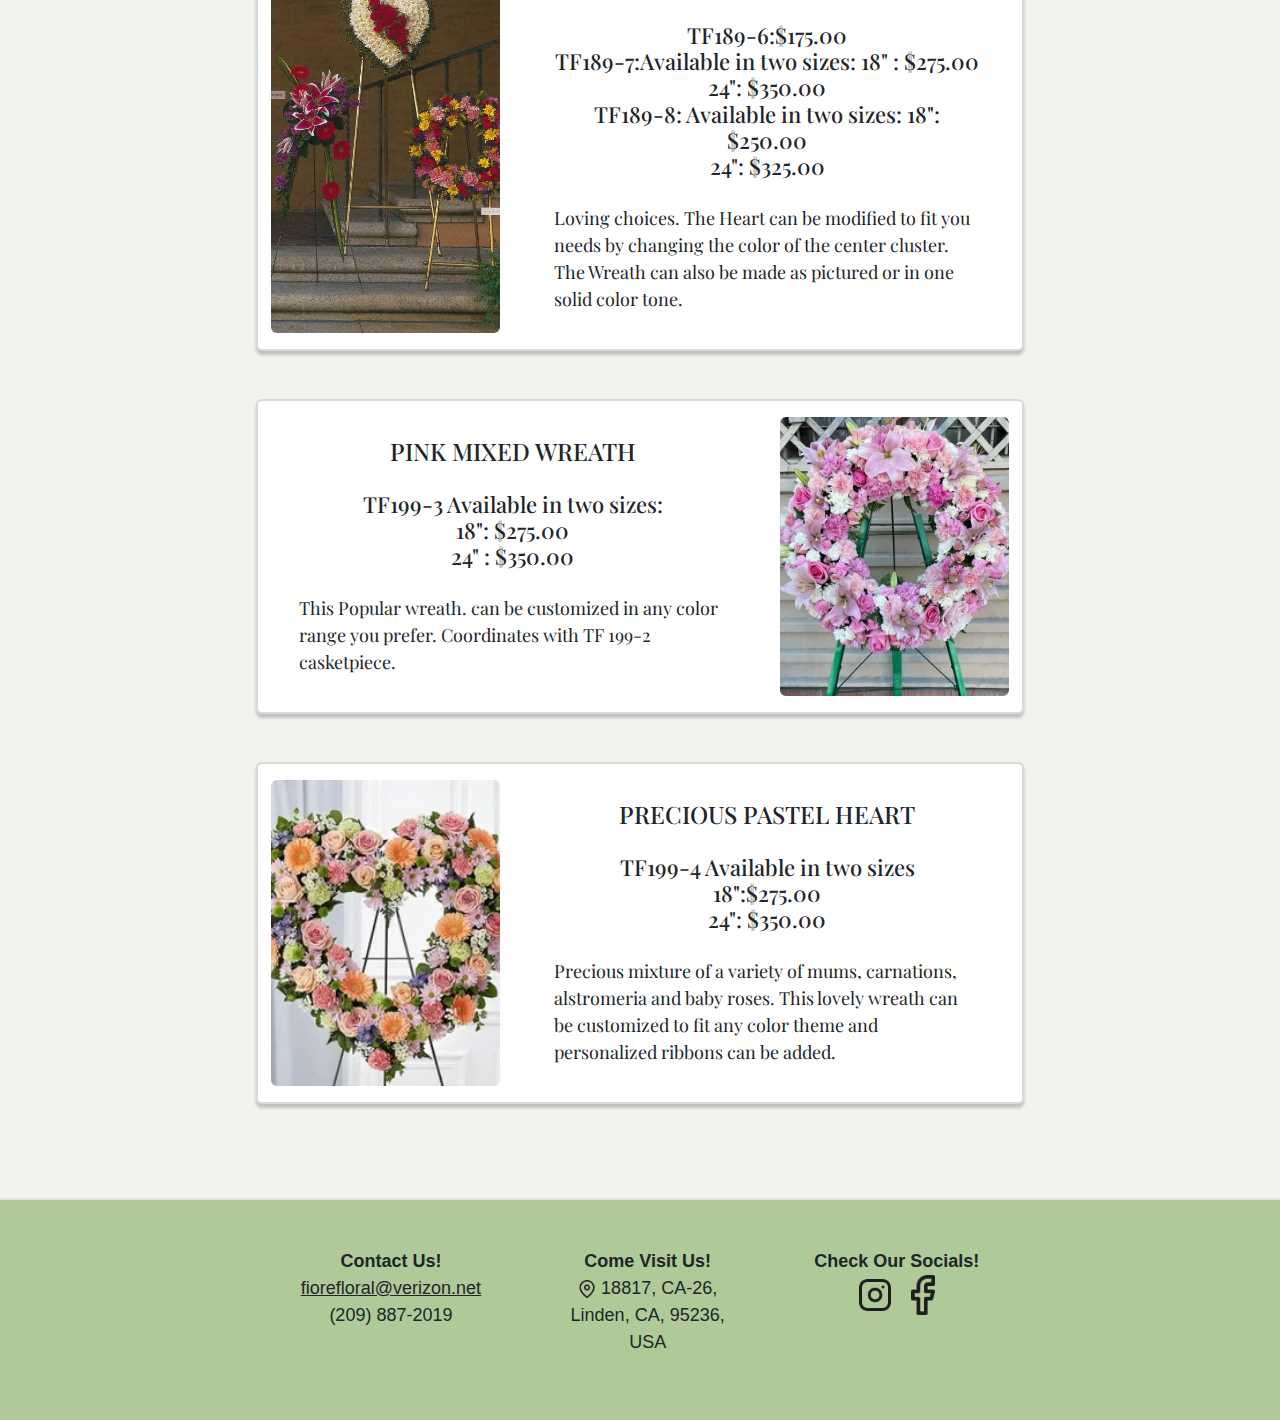
<file: pages/standingSprays.html>
<!DOCTYPE html>
<html lang="en">
  <head>
    <meta charset="utf-8" />
    <meta name="viewport" content="width=device-width, initial-scale=1" />
    <title>Standing Sprays</title>
    <link
      href="https://cdn.jsdelivr.net/npm/bootstrap@5.3.3/dist/css/bootstrap.min.css"
      rel="stylesheet"
      integrity="sha384-QWTKZyjpPEjISv5WaRU9OFeRpok6YctnYmDr5pNlyT2bRjXh0JMhjY6hW+ALEwIH"
      crossorigin="anonymous"
    />
    <link rel="stylesheet" href="../Styles/standingSprays/standingSprays.css" />
  </head>
  <body>
    <!-- navbar-start -->
    <nav class="navbar navbar-expand-lg bg-body-tertiary">
      <div class="gridContainerHeader fixed-top container-fluid">
        <a class="navbar-brand logoHeader" href="#">FIORE FLORAL & GIFTS</a>
        <button class="navbar-toggler" type="button" data-bs-toggle="collapse" data-bs-target="#navbarSupportedContent" aria-controls="navbarSupportedContent" aria-expanded="false" aria-label="Toggle navigation">
          <span class="navbar-toggler-icon"></span>
        </button>
        <div class="flex-row collapse navbar-collapse" id="navbarSupportedContent">
          <ul class="navbar-nav mb-lg-0">
            <li class="hoverBg nav-item">
              <a class="Headerbtn nav-link" href="../index.html">Home</a>
            </li>
            <li class="hoverBg nav-item">
              <a class="Headerbtn nav-link" href="./DailyDesign.html">Daily Designs</a>
            </li>
            <li class="hoverBg nav-item dropdown">
              <a class="Headerbtn nav-link">Special Occasions</a>
              <ul class="dropdown-menu">
                <li><a class="dropdown-item" href="./ValentinesDay.html">Valentines Day</a></li>
                <li><a class="dropdown-item" href="./BridalBouquets.html">Bridal Bouquets</a></li>
                <li><a class="dropdown-item" href="./TableCenterPieces.html">Table Centerpieces</a></li>
                <li><a class="dropdown-item" href="./Sympathy.html">Sympathy</a></li>
              </ul>
            </li>
            <li class="hoverBg nav-item">
              <a class="Headerbtn nav-link" href="./Order.html">Order</a>
            </li>
            <li class="sign-In-mobile nav-item">
              <a class="Headerbtn nav-link">Sign In</a>
            </li>
          </ul>
        </div>
        <div class="avatar-div">
          <img
          class="avatar"
          src="../assets/Footer-Header/sign in avatar.png" alt="">
        </div>
        <div class="sign-In">
          <a class="Headerbtn">Sign In</a>
        </div>
      </div>
    </nav>
    <!-- navbar-end -->
    
    <div class="hero-grid">
      <img
        class="hero-img"
        src="../assets/StandingSprays/StandingSpraysHero.jpg"
        alt="field of roses"
      />
      <div class="hero-text">
        <h1>Standing Sprays</h1>
        <p>Beautiful Arrangements and Gifts for that someone special</p>
      </div>
    </div>

    <!-- Dozen-Roses-start -->
    <div class="card mb-3 mt-5 card-border card-center">
      <div class="row g-0">
        <div class="col-md-8 text-font order-1 order-md-0">
          <div class="card-body body-text">
            <h5 class="card-title text-center">STANDING SPRAYS</h5>
            <h6 class="card-text text-center body-text-height-margin">
              TF188-1: $135.00 <br />
              TF188-2:$175.00 <br />
              TF188-3: $135.00
            </h6>
            <p class="card-text body-text-height-margin">
              All of these affordable standing pieces can be designed in a range
              of colors upon request.
            </p>
          </div>
        </div>
        <div class="col-md-4 d-flex">
          <img
            src="../assets/StandingSprays/StandingSpraysBasic.jpg"
            class="img rounded-2 card-image body-img"
            alt="one dozen roses"
          />
        </div>
      </div>
    </div>
    <!-- Dozen-Roses-start -->

    <!-- Valentine's-Day-Bouquet-start -->
    <div class="card mb-3 mt-5 card-border card-center">
      <div class="row g-0">
        <div class="col-md-4 d-flex">
          <img
            src="../assets/StandingSprays/StandingSpraysStandard.jpg"
            class="img rounded-2 card-image body-img"
            alt="valentines boquet"
          />
        </div>
        <div class="col-md-8 text-font">
          <div class="card-body body-text">
            <h5 class="card-title text-center">STANDARD STANDING SPRAYS</h5>
            <h6 class="card-text text-center body-text-height-margin">
              TF189-1: $150.00 Subject to availability <br />
              TF189-2: $150.00 Subject to availability
            </h6>
            <p class="card-text body-text-height-margin">
              These lovely sprays are both made with Gladiolas. Gladiolas need
              time to open if they are not already in stock. Snapdragons will be
              substitued as needed.
            </p>
          </div>
        </div>
      </div>
    </div>
    <!-- Valentine's-Day-Bouquet-end -->

    <!-- Lush-Garden-Bouquet-start -->
    <div class="card mb-3 mt-5 card-border card-center">
      <div class="row g-0">
        <div class="col-md-8 text-font order-1 order-md-0">
          <div class="card-body body-text">
            <h5 class="card-title text-center">MORE VARIATIONS</h5>
            <h6 class="card-text text-center body-text-height-margin">
              TF 189-3:$165.00 <br />TF189-4: $175.00 <br />TF189-5: $145.00
            </h6>
            <p class="card-text body-text-height-margin">
              TF189-5 Is seasonally available, please call
            </p>
          </div>
        </div>
        <div class="col-md-4 d-flex">
          <img
            src="../assets/StandingSprays/StandingSpraysVariations.jpg"
            class="img rounded-2 card-image body-img"
            alt="lush boquet"
          />
        </div>
      </div>
    </div>
    <!-- Lush-Garden-Bouquet-end -->

    <!-- Marini-Chocolates-start -->
    <div class="card mb-3 mt-5 card-border card-center">
      <div class="row g-0">
        <div class="col-md-4 d-flex">
          <img
            src="../assets/StandingSprays/StandingSpraysLovingChoices.jpg"
            class="img rounded-2 card-image body-img"
            alt="chocolate"
          />
        </div>
        <div class="col-md-8 text-font">
          <div class="card-body body-text">
            <h5 class="card-title text-center">LOVING CHOICES</h5>
            <h6 class="card-text text-center body-text-height-margin">
              TF189-6:$175.00 <br />
              TF189-7:Available in two sizes: 18" : $275.00 <br />
              24": $350.00 <br />
              TF189-8: Available in two sizes: 18": $250.00 <br />
              24": $325.00
            </h6>
            <p class="card-text body-text-height-margin">
              Loving choices. The Heart can be modified to fit you needs by
              changing the color of the center cluster. The Wreath can also be
              made as pictured or in one solid color tone.
            </p>
          </div>
        </div>
      </div>
    </div>
    <!-- Marini-Chocolates-end -->

    <!-- Fresh-Heather-Wreath-start -->
    <div class="card mb-3 mt-5 card-border card-center">
      <div class="row g-0">
        <div class="col-md-8 text-font order-1 order-md-0">
          <div class="card-body body-text">
            <h5 class="card-title text-center">PINK MIXED WREATH</h5>
            <h6 class="card-text text-center body-text-height-margin">
              TF199-3 Available in two sizes: <br />
              18": $275.00 <br />
              24" : $350.00
            </h6>
            <p class="card-text body-text-height-margin">
              This Popular wreath. can be customized in any color range you
              prefer. Coordinates with TF 199-2 casketpiece.
            </p>
          </div>
        </div>
        <div class="col-md-4 d-flex">
          <img
            src="../assets/StandingSprays/StandingSpraysPinkMixedWreath.jpg"
            class="img rounded-2 card-image body-img"
            alt="heart wreath"
          />
        </div>
      </div>
    </div>
    <!-- Fresh-Heather-Wreath-end -->

    <!-- Classic-Orchids-start -->
    <div class="card mb-3 mt-5 card-border card-center">
      <div class="row g-0">
        <div class="col-md-4 d-flex">
          <img
            src="../assets/StandingSprays/StandingSpraysPastel.jpg"
            class="img rounded-2 card-image body-img"
            alt="orchids"
          />
        </div>
        <div class="col-md-8 text-font">
          <div class="card-body body-text">
            <h5 class="card-title text-center">PRECIOUS PASTEL HEART</h5>
            <h6 class="card-text text-center body-text-height-margin">
              TF199-4 Available in two sizes <br />
              18":$275.00 <br />
              24": $350.00
            </h6>
            <p class="card-text body-text-height-margin">
              Precious mixture of a variety of mums, carnations, alstromeria and
              baby roses. This lovely wreath can be customized to fit any color
              theme and personalized ribbons can be added.
            </p>
          </div>
        </div>
      </div>
    </div>
    <!-- Classic-Orchids-end -->

    <footer>
      <!-- container -->
      <div class="footerBg">
        <div class="gridContainerFooter">
          <div class="Contact ">
            <p class="m-0"><b>Contact Us! </b></p>
            <p class="m-0 FooterEmail">fiorefloral@verizon.net</p>
            <p class="m-0">(209) 887-2019</p>
          </div>
  
          <div class="Visit">
            <p class="m-0"><b>Come Visit Us! </b></p>
            <p>
              <img
                class="MPlogo"
                src="../assets/Footer-Header/Map Pin.png"
                alt=""
              />
              18817, CA-26,<br/> Linden, CA, 95236,<br/> USA
            </p>
          </div>
  
          <div class="Socials">
            <p class="FooterTitles m-0"><b>Check Our Socials!</b></p>
              <a href="https://www.instagram.com/fiorefloralandgifts/?hl=en" target="_blank"><img class="FooterIGlogo" src="../assets/Footer-Header/Instagram.png" alt="instagram logo"></a>
              <a href="https://www.facebook.com/fiorefloralandgifts/" target="_blank"><img  class="FooterFBlogo" src="../assets/Footer-Header/Facebook.png" alt="facebook logo"></a>
          </div>
  
        </div>
      </div>
      <!-- end of container -->
    </footer>
    <script
      src="https://cdn.jsdelivr.net/npm/bootstrap@5.3.3/dist/js/bootstrap.bundle.min.js"
      integrity="sha384-YvpcrYf0tY3lHB60NNkmXc5s9fDVZLESaAA55NDzOxhy9GkcIdslK1eN7N6jIeHz"
      crossorigin="anonymous"
    ></script>
  </body>
</html>
</file>
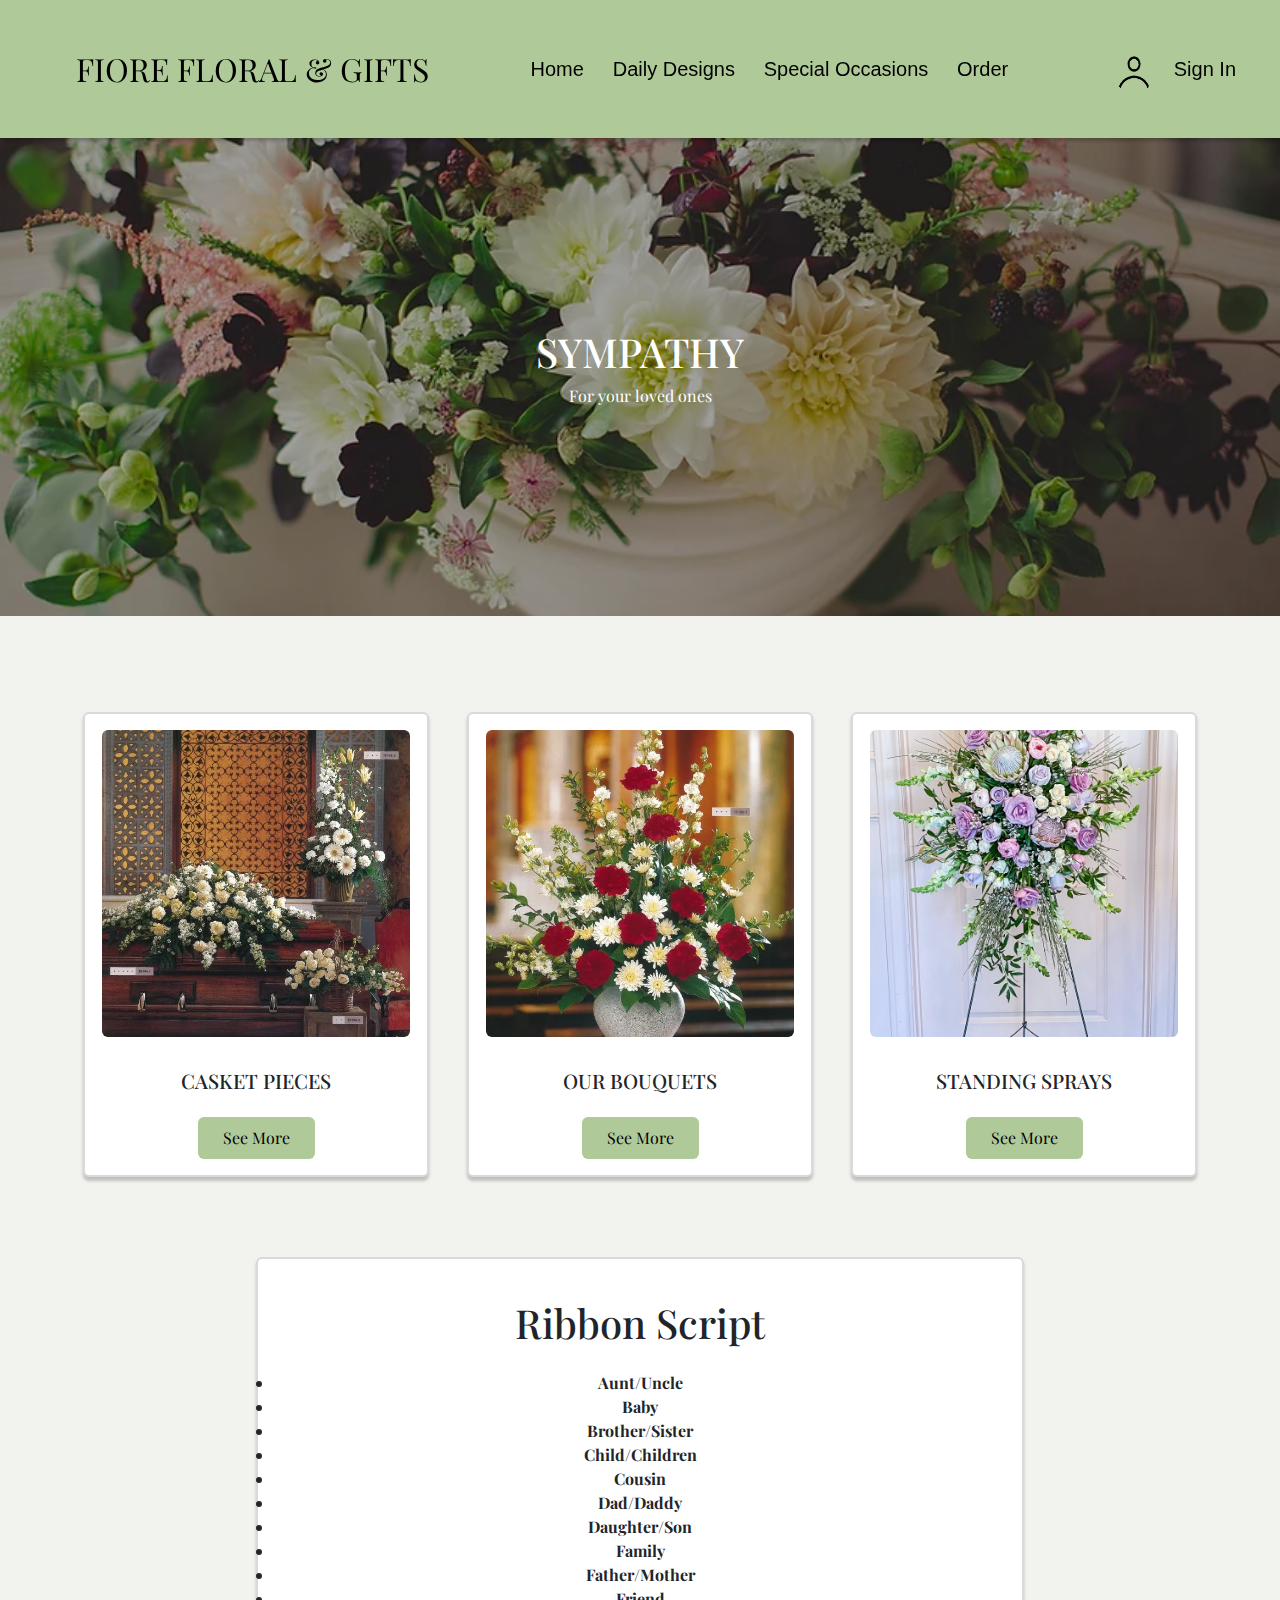
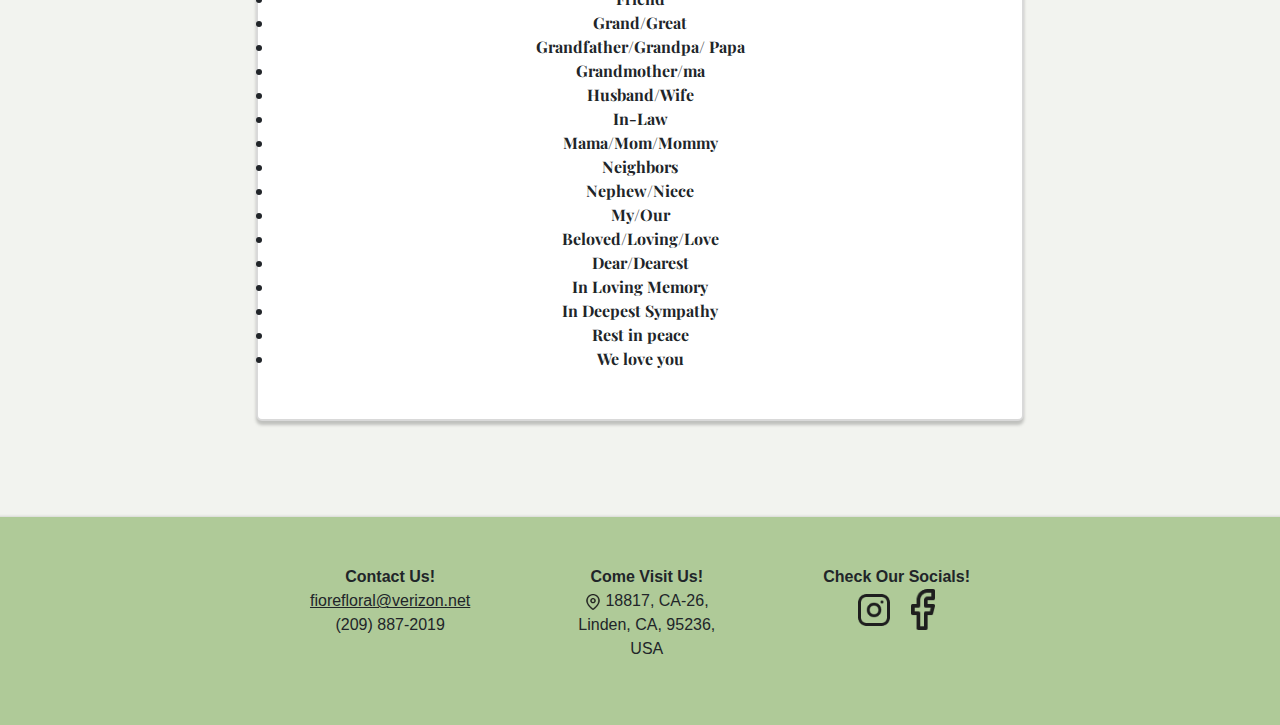
<file: pages/Sympathy.html>
<!doctype html>
<html lang="en">
  <head>
    <meta charset="utf-8">
    <meta name="viewport" content="width=device-width, initial-scale=1">
    <title>Sympathy</title>
    <link href="https://cdn.jsdelivr.net/npm/bootstrap@5.3.3/dist/css/bootstrap.min.css" rel="stylesheet" integrity="sha384-QWTKZyjpPEjISv5WaRU9OFeRpok6YctnYmDr5pNlyT2bRjXh0JMhjY6hW+ALEwIH" crossorigin="anonymous">
    <link rel="stylesheet" href="../Styles/sympathy/sympathy.css">
  </head>

  <body>
    <!-- navbar-start -->
    <nav class="navbar navbar-expand-lg bg-body-tertiary">
      <div class="gridContainerHeader fixed-top container-fluid">
        <a class="navbar-brand logoHeader" href="#">FIORE FLORAL & GIFTS</a>
        <button class="navbar-toggler" type="button" data-bs-toggle="collapse" data-bs-target="#navbarSupportedContent" aria-controls="navbarSupportedContent" aria-expanded="false" aria-label="Toggle navigation">
          <span class="navbar-toggler-icon"></span>
        </button>
        <div class="flex-row collapse navbar-collapse" id="navbarSupportedContent">
          <ul class="navbar-nav mb-lg-0">
            <li class="hoverBg nav-item">
              <a class="Headerbtn nav-link" href="../index.html">Home</a>
            </li>
            <li class="hoverBg nav-item">
              <a class="Headerbtn nav-link" href="./DailyDesign.html">Daily Designs</a>
            </li>
            <li class="hoverBg nav-item dropdown">
              <a class="Headerbtn nav-link">Special Occasions</a>
              <ul class="dropdown-menu">
                <li><a class="dropdown-item" href="./ValentinesDay.html">Valentines Day</a></li>
                <li><a class="dropdown-item" href="./BridalBouquets.html">Bridal Bouquets</a></li>
                <li><a class="dropdown-item" href="./TableCenterPieces.html">Table Centerpieces</a></li>
                <li><a class="dropdown-item active-color" href="./Sympathy.html">Sympathy</a></li>
              </ul>
            </li>
            <li class="hoverBg nav-item">
              <a class="Headerbtn nav-link" href="./Order.html">Order</a>
            </li>
            <li class="sign-In-mobile nav-item">
              <a class="Headerbtn nav-link">Sign In</a>
            </li>
          </ul>
        </div>
        <div class="avatar-div">
          <img
          class="avatar"
          src="../assets/Footer-Header/sign in avatar.png" alt="">
        </div>
        <div class="sign-In">
          <a class="Headerbtn">Sign In</a>
        </div>
      </div>
    </nav>
    <!-- navbar-end -->

    <!-- Hero Image -->
    <div class="hero-img-grid">
      <img class="grid-hero grid-hero-img" src="../assets/Sympathy/SympathyHero.jpg" alt="sympathy hero image">
    <div class="grid-hero-text">
      <h1 class="text-center">SYMPATHY</h1>
      <p class="text-center">For your loved ones</p>
    </div>
  </div>
  <!-- hero image -->

  <!-- Sympathy Group -->
  <div class="card-group-grid card-group-center margin-top">

    <div class="card card-group-item-1 card-group-center card-border card-height width-card">
      <img src="../assets/Sympathy/CasketPiecPurityofWhite.jpg" class="card-img-top body-group-img rounded-2" alt="Casket covered in white flowers">
      <div class="card-body text-font">
        <h5 class="card-title text-center">CASKET PIECES</h5>
        <div class="d-flex justify-content-center mt-4">
          <a href="./casketPieces.html"><button type="button" class="btn sympathy-btn">See More</button></a> 
        </div> 
      </div>
    </div>

    <div class="card card-group-item-2 card-group-center card-border card-height width-card">
      <img src="../assets/Sympathy/BouquetSympathy.jpg" class="card-img-top body-group-img rounded-2" alt="bouquet of red adn white flowers in a vase">
      <div class="card-body text-font">
        <h5 class="card-title text-center">OUR BOUQUETS</h5>
        <div class="d-flex justify-content-center mt-4">
          <a href="./ourBouquets.html"><button type="button" class="btn sympathy-btn">See More</button></a>
        </div>
      </div>
    </div>

    <div class="card card-group-item-3 card-group-center card-border card-height width-card">
      <img src="../assets/Sympathy/StandingSpraysBasic.jpg" class="card-img-top body-group-img rounded-2 " alt="standing spray of light purple and white flowers">
      <div class="card-body text-font">
        <h5 class="card-title text-center">STANDING SPRAYS</h5>
        <div class="d-flex justify-content-center mt-4">
          <a href="./standingSprays.html"><button type="button" class="btn sympathy-btn">See More</button></a>
        </div>
      </div>
    </div> 

  </div>   
  <!-- sympathy group -->

  <!-- Ribbion Group -->
  <div class="card card-ribbon-center card-border card-ribbon-height margin-top margin-bottom">
    <div class="card-body text-font">
      <h1 class="card-title text-center my-4">Ribbon Script</h1>
        <div class="Boldlist-flex">
          <li>Aunt/Uncle</li>
          <li>Baby</li>
          <li>Brother/Sister</li>
          <li>Child/Children</li>
          <li>Cousin</li>
          <li>Dad/Daddy</li>
          <li>Daughter/Son</li>
          <li>Family</li>
          <li>Father/Mother</li>
          <li>Friend</li>
          <li>Grand/Great</li>
          <li>Grandfather/Grandpa/ Papa</li>
          <li>Grandmother/ma</li>
          <li>Husband/Wife</li>
          <li>In-Law</li>
          <li>Mama/Mom/Mommy</li>
          <li>Neighbors</li>
          <li>Nephew/Niece</li>
          <li>My/Our</li>
          <li>Beloved/Loving/Love</li>
          <li>Dear/Dearest</li>
          <li>In Loving Memory</li>
          <li>In Deepest Sympathy</li>
          <li>Rest in peace</li>
          <li>We love you</li>
        </div>
    </div>
  </div>
  <!-- ribbion group -->
  <footer>
    <!-- container -->
    <div class="footerBg">
      <div class="gridContainerFooter">
        <div class="Contact ">
          <p class="m-0"><b>Contact Us! </b></p>
          <p class="m-0 FooterEmail">fiorefloral@verizon.net</p>
          <p class="m-0">(209) 887-2019</p>
        </div>

        <div class="Visit">
          <p class="m-0"><b>Come Visit Us! </b></p>
          <p>
            <img
              class="MPlogo"
              src="../assets/Footer-Header/Map Pin.png"
              alt=""
            />
            18817, CA-26,<br/> Linden, CA, 95236,<br/> USA
          </p>
        </div>

        <div class="Socials">
          <p class="FooterTitles m-0"><b>Check Our Socials!</b></p>
            <a href="https://www.instagram.com/fiorefloralandgifts/?hl=en" target="_blank"><img class="FooterIGlogo" src="../assets/Footer-Header/Instagram.png" alt="instagram logo"></a>
            <a href="https://www.facebook.com/fiorefloralandgifts/" target="_blank"><img  class="FooterFBlogo" src="../assets/Footer-Header/Facebook.png" alt="facebook logo"></a>
        </div>

      </div>
    </div>
    <!-- end of container -->
  </footer>

    <script src="https://cdn.jsdelivr.net/npm/bootstrap@5.3.3/dist/js/bootstrap.bundle.min.js" integrity="sha384-YvpcrYf0tY3lHB60NNkmXc5s9fDVZLESaAA55NDzOxhy9GkcIdslK1eN7N6jIeHz" crossorigin="anonymous"></script>
  </body>
</html>
</file>
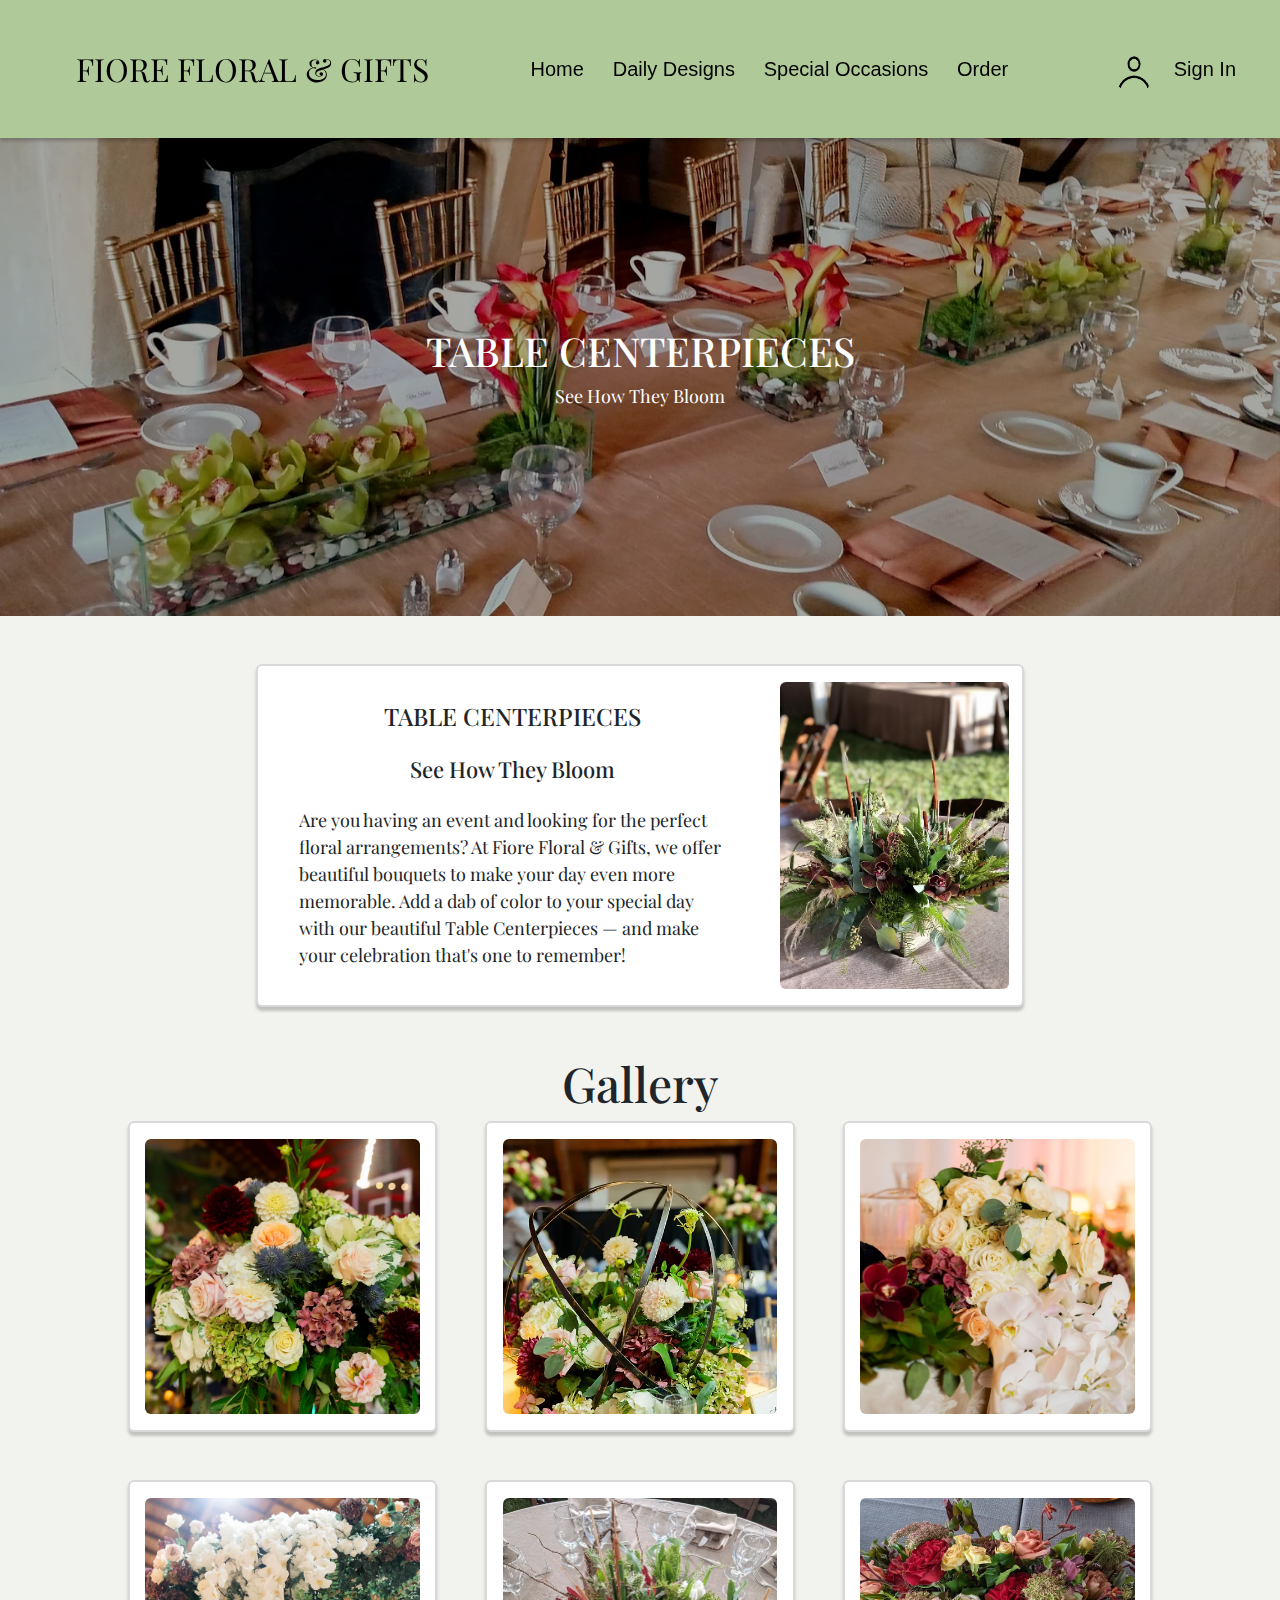
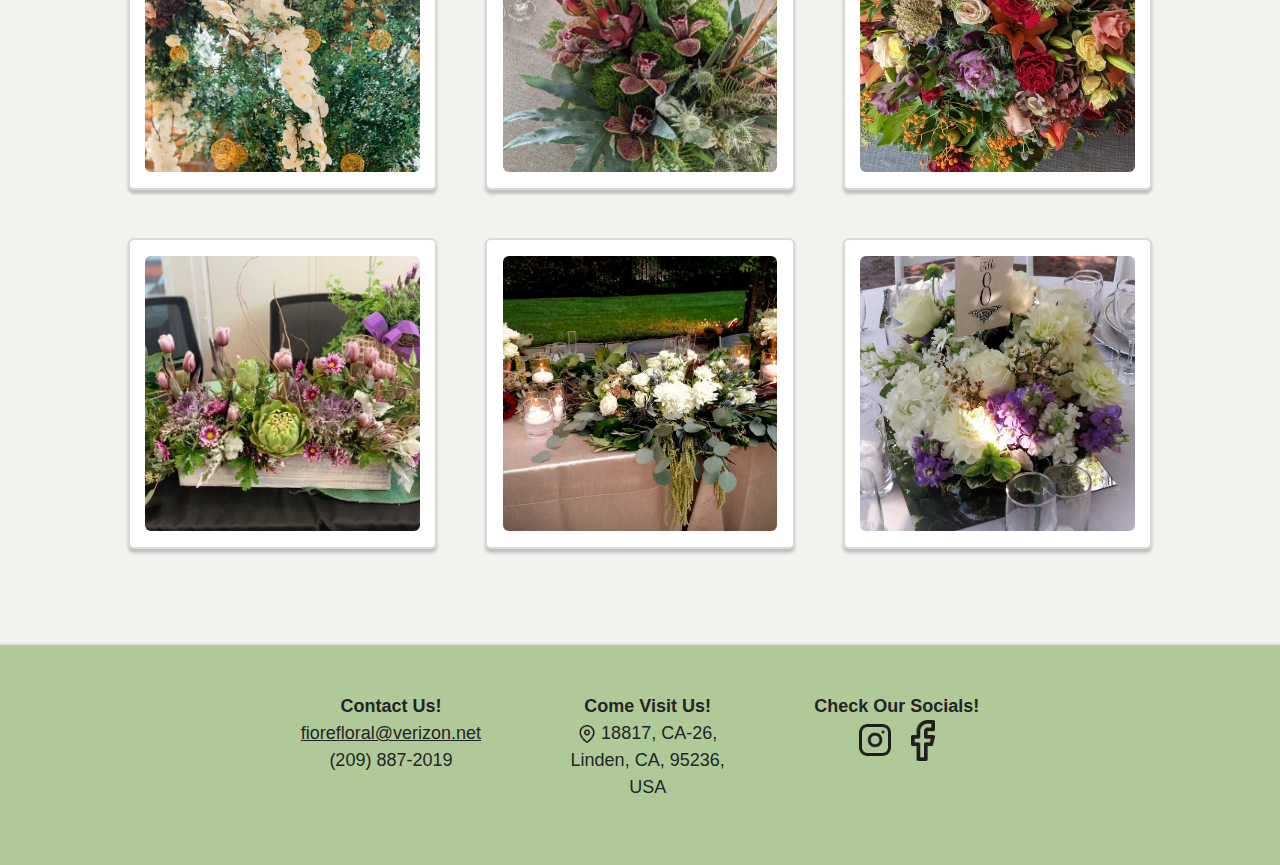
<file: pages/TableCenterPieces.html>
<!doctype html>
<html lang="en">
  <head>
    <meta charset="utf-8">
    <meta name="viewport" content="width=device-width, initial-scale=1">
    <title>Table Centerpieces</title>
    <link href="https://cdn.jsdelivr.net/npm/bootstrap@5.3.3/dist/css/bootstrap.min.css" rel="stylesheet" integrity="sha384-QWTKZyjpPEjISv5WaRU9OFeRpok6YctnYmDr5pNlyT2bRjXh0JMhjY6hW+ALEwIH" crossorigin="anonymous">
    <link rel="stylesheet" href="../Styles/table-css/table.css">
  </head>
  <body>

    <!-- navbar-start -->
    <nav class="navbar navbar-expand-lg bg-body-tertiary">
      <div class="gridContainerHeader fixed-top container-fluid">
        <a class="navbar-brand logoHeader" href="#">FIORE FLORAL & GIFTS</a>
        <button class="navbar-toggler" type="button" data-bs-toggle="collapse" data-bs-target="#navbarSupportedContent" aria-controls="navbarSupportedContent" aria-expanded="false" aria-label="Toggle navigation">
          <span class="navbar-toggler-icon"></span>
        </button>
        <div class="flex-row collapse navbar-collapse" id="navbarSupportedContent">
          <ul class="navbar-nav mb-lg-0">
            <li class="hoverBg nav-item">
              <a class="Headerbtn nav-link" href="../index.html">Home</a>
            </li>
            <li class="hoverBg nav-item">
              <a class="Headerbtn nav-link" href="./DailyDesign.html">Daily Designs</a>
            </li>
            <li class="hoverBg nav-item dropdown">
              <a class="Headerbtn nav-link">Special Occasions</a>
              <ul class="dropdown-menu">
                <li><a class="dropdown-item" href="./ValentinesDay.html">Valentines Day</a></li>
                <li><a class="dropdown-item" href="./BridalBouquets.html">Bridal Bouquets</a></li>
                <li><a class="dropdown-item active-color" href="./TableCenterPieces.html">Table Centerpieces</a></li>
                <li><a class="dropdown-item" href="./Sympathy.html">Sympathy</a></li>
              </ul>
            </li>
            <li class="hoverBg nav-item">
              <a class="Headerbtn nav-link" href="./Order.html">Order</a>
            </li>
            <li class="sign-In-mobile nav-item">
              <a class="Headerbtn nav-link">Sign In</a>
            </li>
          </ul>
        </div>
        <div class="avatar-div">
          <img
          class="avatar"
          src="../assets/Footer-Header/sign in avatar.png" alt="">
        </div>
        <div class="sign-In">
          <a class="Headerbtn">Sign In</a>
        </div>
      </div>
    </nav>
    <!-- navbar-end -->

    <div class="hero-grid">
      <img
      class="hero-img"
      src="../assets/TableCenterPieces/TableHero.jpg" alt="table with flower center pieces">
      <div class="hero-text">
        <h1>TABLE CENTERPIECES</h1>
        <p>See How They Bloom</p>
      </div>
    </div>

    <!-- table-centerpieces-start -->
    <div class="card mb-3 mt-5 card-border card-center">
      <div class="row g-0">
        <div class="col-md-8 text-font order-1 order-md-0">
          <div class="card-body body-text">
            <h5 class="card-title text-center">TABLE CENTERPIECES</h5>
            <h6 class="card-text text-center body-text-height-margin">See How They Bloom</h6>
            <p class="card-text body-text-height-margin">Are you having an event and looking for the perfect floral arrangements? At Fiore Floral & Gifts, we offer beautiful bouquets to make your day even more memorable. Add a dab of color to your special day with our beautiful Table Centerpieces — and make your celebration that's one to remember!</p>
          </div>
        </div>
        <div class="col-md-4 d-flex">
          <img
          src="../assets/TableCenterPieces/TableCenterpieces.jpg"
          class="img rounded-2 card-image body-img"
          alt="bouquet of roses in different shades of pink">
        </div>
      </div>
    </div>
    <!-- table-centerpieces-start -->

    <!-- gallery-start -->
      <div class="text-center text-font mt-5">
        <h2>Gallery</h2>
      </div>

      <div class="card-group-grid margin-top">

        <!-- card-1 -->
        <div class="card gal-card card-border">
          <img src="../assets/TableCenterPieces/TablePhoto1.jpg" class="card-img-top body-group-img rounded-2" alt="pretty flowers">
        </div>

        <!-- card-2 -->
        <div class="card gal-card card-border">
          <img src="../assets/TableCenterPieces/TablePhoto2.jpg" class="card-img-top body-group-img rounded-2" alt="pretty flowers">
        </div>

        <!-- card-3 -->
        <div class="card gal-card card-border">
          <img src="../assets/TableCenterPieces/TablePhoto3.jpg" class="card-img-top body-group-img rounded-2" alt="pretty flowers">
        </div>

        <!-- card-4 -->
        <div class="card gal-card card-border">
          <img src="../assets/TableCenterPieces/TablePhoto4.jpg" class="card-img-top body-group-img rounded-2" alt="pretty flowers">
        </div>

        <!-- card-5 -->
        <div class="card gal-card card-border">
          <img src="../assets/TableCenterPieces/TablePhoto5.jpg" class="card-img-top body-group-img rounded-2" alt="pretty flowers">
        </div>

        <!-- card-6 -->
        <div class="card gal-card card-border">
          <img src="../assets/TableCenterPieces/TablePhoto6.jpg" class="card-img-top body-group-img rounded-2" alt="pretty flowers">
        </div>

        <!-- card-7 -->
        <div class="card gal-card card-border">
          <img src="../assets/TableCenterPieces/TablePhoto7.jpg" class="card-img-top body-group-img rounded-2" alt="pretty flowers">
        </div>

        <!-- card-8 -->
        <div class="card gal-card card-border">
          <img src="../assets/TableCenterPieces/TablePhoto8.jpg" class="card-img-top body-group-img rounded-2" alt="pretty flowers">
        </div>

        <!-- card-9 -->
        <div class="card gal-card card-border">
          <img src="../assets/TableCenterPieces/TablePhoto9.jpg" class="card-img-top body-group-img rounded-2" alt="pretty flowers">
        </div> 

      </div>   
    <!-- gallery-end -->
     
    <footer>
      <!-- container -->
      <div class="footerBg">
        <div class="gridContainerFooter">
          <div class="Contact ">
            <p class="m-0"><b>Contact Us! </b></p>
            <p class="m-0 FooterEmail">fiorefloral@verizon.net</p>
            <p class="m-0">(209) 887-2019</p>
          </div>
  
          <div class="Visit">
            <p class="m-0"><b>Come Visit Us! </b></p>
            <p>
              <img
                class="MPlogo"
                src="../assets/Footer-Header/Map Pin.png"
                alt=""
              />
              18817, CA-26,<br/> Linden, CA, 95236,<br/> USA
            </p>
          </div>
  
          <div class="Socials">
            <p class="FooterTitles m-0"><b>Check Our Socials!</b></p>
              <a href="https://www.instagram.com/fiorefloralandgifts/?hl=en" target="_blank"><img class="FooterIGlogo" src="../assets/Footer-Header/Instagram.png" alt="instagram logo"></a>
              <a href="https://www.facebook.com/fiorefloralandgifts/" target="_blank"><img  class="FooterFBlogo" src="../assets/Footer-Header/Facebook.png" alt="facebook logo"></a>
          </div>
  
        </div>
      </div>
      <!-- end of container -->
    </footer>

    <script src="https://cdn.jsdelivr.net/npm/bootstrap@5.3.3/dist/js/bootstrap.bundle.min.js" integrity="sha384-YvpcrYf0tY3lHB60NNkmXc5s9fDVZLESaAA55NDzOxhy9GkcIdslK1eN7N6jIeHz" crossorigin="anonymous"></script>
  </body>
</html>
</file>
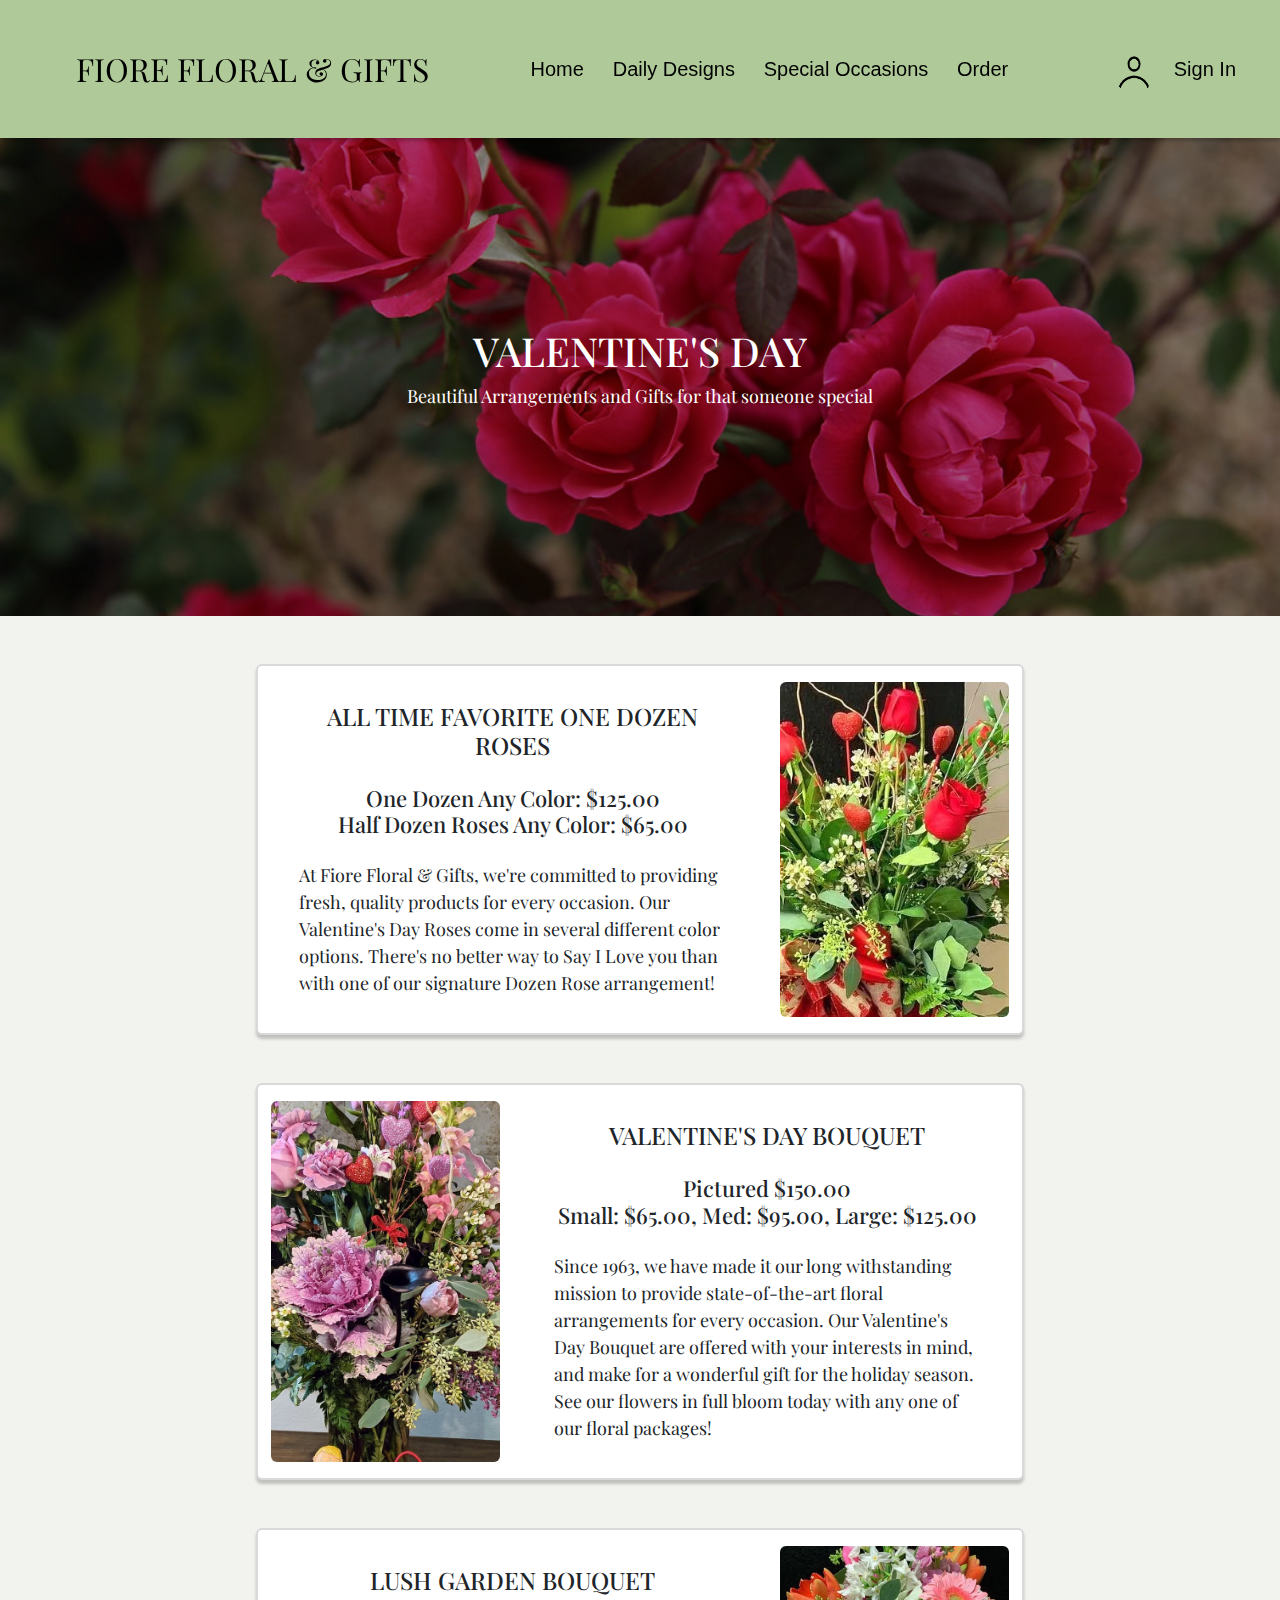
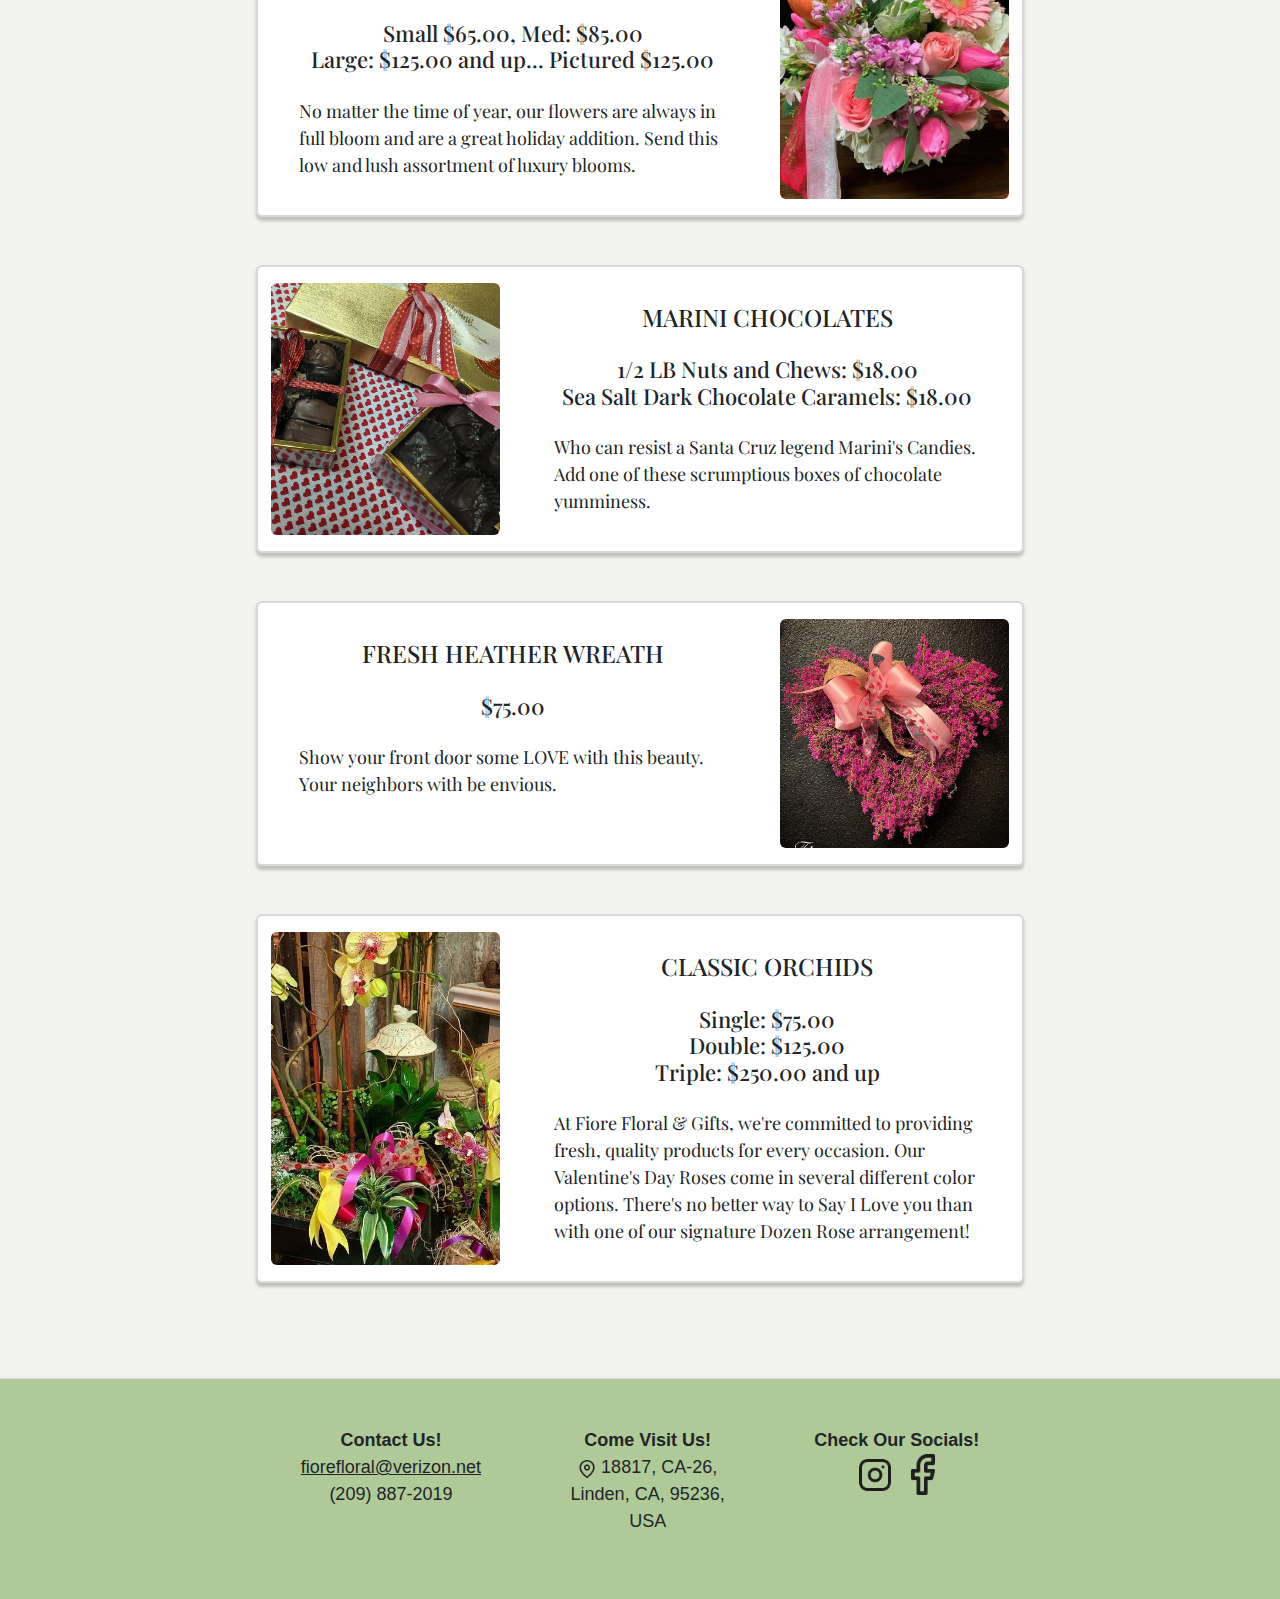
<file: pages/ValentinesDay.html>
<!doctype html>
<html lang="en">
  <head>
    <meta charset="utf-8">
    <meta name="viewport" content="width=device-width, initial-scale=1">
    <title>Valentines Day</title>
    <link href="https://cdn.jsdelivr.net/npm/bootstrap@5.3.3/dist/css/bootstrap.min.css" rel="stylesheet" integrity="sha384-QWTKZyjpPEjISv5WaRU9OFeRpok6YctnYmDr5pNlyT2bRjXh0JMhjY6hW+ALEwIH" crossorigin="anonymous">
    <link rel="stylesheet" href="../Styles/valentines-CSS/valentines.css">
  </head>
  <body>
    <!-- navbar-start -->
    <nav class="navbar navbar-expand-lg bg-body-tertiary">
      <div class="gridContainerHeader fixed-top container-fluid">
        <a class="navbar-brand logoHeader" href="">FIORE FLORAL & GIFTS</a>
        <button class="navbar-toggler" type="button" data-bs-toggle="collapse" data-bs-target="#navbarSupportedContent" aria-controls="navbarSupportedContent" aria-expanded="false" aria-label="Toggle navigation">
          <span class="navbar-toggler-icon"></span>
        </button>
        <div class="flex-row collapse navbar-collapse" id="navbarSupportedContent">
          <ul class="navbar-nav mb-lg-0">
            <li class="hoverBg nav-item">
              <a class="Headerbtn nav-link" href="../index.html">Home</a>
            </li>
            <li class="hoverBg nav-item">
              <a class="Headerbtn nav-link" href="./DailyDesign.html">Daily Designs</a>
            </li>
            <li class="hoverBg nav-item dropdown">
              <a class="Headerbtn nav-link">Special Occasions</a>
              <ul class="dropdown-menu">
                <li><a class="dropdown-item active-color" href="./ValentinesDay.html">Valentines Day</a></li>
                <li><a class="dropdown-item" href="./BridalBouquets.html">Bridal Bouquets</a></li>
                <li><a class="dropdown-item" href="./TableCenterPieces.html">Table Centerpieces</a></li>
                <li><a class="dropdown-item" href="./Sympathy.html">Sympathy</a></li>
              </ul>
            </li>
            <li class="hoverBg nav-item">
              <a class="Headerbtn nav-link" href="./Order.html">Order</a>
            </li>
            <li class="sign-In-mobile nav-item">
              <a class="Headerbtn nav-link">Sign In</a>
            </li>
          </ul>
        </div>
        <div class="avatar-div">
          <img
          class="avatar"
          src="../assets/Footer-Header/sign in avatar.png" alt="">
        </div>
        <div class="sign-In">
          <a class="Headerbtn">Sign In</a>
        </div>
      </div>
    </nav>
    <!-- navbar-end -->

    <div class="hero-grid">
      <img
      class="hero-img"
      src="../assets/ValentinesDay/ValentinesHero.jpg" alt="field of roses">
      <div class="hero-text">
        <h1>VALENTINE'S DAY</h1>
        <p>Beautiful Arrangements and Gifts for that someone special</p>
      </div>
    </div>

    <!-- Dozen-Roses-start -->
    <div class="card mb-3 mt-5 card-border card-center">
      <div class="row g-0">
        <div class="col-md-8 text-font order-1 order-md-0">
          <div class="card-body body-text">
            <h5 class="card-title text-center">ALL TIME FAVORITE ONE DOZEN ROSES</h5>
            <h6 class="card-text text-center body-text-height-margin">One Dozen Any Color: $125.00 <br/> Half Dozen Roses Any Color: $65.00</h6>
            <p class="card-text body-text-height-margin">At Fiore Floral & Gifts, we're committed to providing fresh, quality products for every occasion. Our Valentine's Day Roses come in several different color options. There's no better way to Say I Love you than with one of our signature Dozen Rose arrangement!</p>
          </div>
        </div>
        <div class="col-md-4 d-flex">
          <img
          src="../assets/ValentinesDay/ValentinesDozenRoses.jpg"
          class="img rounded-2 card-image body-img"
          alt="one dozen roses">
        </div>
      </div>
    </div>
    <!-- Dozen-Roses-start -->

    <!-- Valentine's-Day-Bouquet-start -->
    <div class="card mb-3 mt-5 card-border card-center">
      <div class="row g-0">
        <div class="col-md-4 d-flex">
          <img
          src="../assets/ValentinesDay/ValentinesBouquet.jpg"
          class="img rounded-2 card-image body-img"
          alt="valentines boquet">
        </div>
        <div class="col-md-8 text-font">
          <div class="card-body body-text">
            <h5 class="card-title text-center">VALENTINE'S DAY BOUQUET</h5>
            <h6 class="card-text text-center body-text-height-margin">Pictured $150.00 <br/> Small: $65.00, Med: $95.00, Large: $125.00</h6>
            <p class="card-text body-text-height-margin">Since 1963, we have made it our long withstanding mission to provide state-of-the-art floral arrangements for every occasion. Our Valentine's Day Bouquet are offered with your interests in mind, and make for a wonderful gift for the holiday season. See our flowers in full bloom today with any one of our floral packages!</p>
          </div>
        </div>
      </div>
    </div>
    <!-- Valentine's-Day-Bouquet-end -->

    <!-- Lush-Garden-Bouquet-start -->
    <div class="card mb-3 mt-5 card-border card-center">
      <div class="row g-0">
        <div class="col-md-8 text-font order-1 order-md-0">
          <div class="card-body body-text">
            <h5 class="card-title text-center">LUSH GARDEN BOUQUET</h5>
            <h6 class="card-text text-center body-text-height-margin">Small $65.00, Med: $85.00 <br/> Large: $125.00 and up... Pictured $125.00</h6>
            <p class="card-text body-text-height-margin">No matter the time of year, our flowers are always in full bloom and are a great holiday addition. Send this low and lush assortment of luxury blooms.</p>
          </div>
        </div>
        <div class="col-md-4 d-flex">
          <img
          src="../assets/ValentinesDay/ValentinesLushGarden.jpg"
          class="img rounded-2 card-image body-img"
          alt="lush boquet">
        </div>
      </div>
    </div>
    <!-- Lush-Garden-Bouquet-end -->

    <!-- Marini-Chocolates-start -->
    <div class="card mb-3 mt-5 card-border card-center">
      <div class="row g-0">
        <div class="col-md-4 d-flex">
          <img
          src="../assets/ValentinesDay/ValentinesChocolates.jpg"
          class="img rounded-2 card-image body-img"
          alt="chocolate">
        </div>
        <div class="col-md-8 text-font">
          <div class="card-body body-text">
            <h5 class="card-title text-center">MARINI CHOCOLATES</h5>
            <h6 class="card-text text-center body-text-height-margin">1/2 LB Nuts and Chews: $18.00 <br/> Sea Salt Dark Chocolate Caramels: $18.00</h6>
            <p class="card-text body-text-height-margin">Who can resist a Santa Cruz legend Marini's Candies. Add one of these scrumptious boxes of chocolate yumminess.</p>
          </div>
        </div>
      </div>
    </div>
    <!-- Marini-Chocolates-end -->

    <!-- Fresh-Heather-Wreath-start -->
    <div class="card mb-3 mt-5 card-border card-center">
      <div class="row g-0">
        <div class="col-md-8 text-font order-1 order-md-0">
          <div class="card-body body-text">
            <h5 class="card-title text-center">FRESH HEATHER WREATH</h5>
            <h6 class="card-text text-center body-text-height-margin">$75.00</h6>
            <p class="card-text body-text-height-margin">Show your front door some LOVE with this beauty. Your neighbors with be envious.</p>
          </div>
        </div>
        <div class="col-md-4 d-flex">
          <img
          src="../assets/ValentinesDay/ValentinesFreshWreath.jpg"
          class="img rounded-2 card-image body-img"
          alt="heart wreath">
        </div>
      </div>
    </div>
    <!-- Fresh-Heather-Wreath-end -->

    <!-- Classic-Orchids-start -->
    <div class="card mb-3 mt-5 card-border card-center">
      <div class="row g-0">
        <div class="col-md-4 d-flex">
          <img
          src="../assets/ValentinesDay/ValentinesOrchids.jpg"
          class="img rounded-2 card-image body-img"
          alt="orchids">
        </div>
        <div class="col-md-8 text-font">
          <div class="card-body body-text">
            <h5 class="card-title text-center">CLASSIC ORCHIDS</h5>
            <h6 class="card-text text-center body-text-height-margin">Single: $75.00 <br/> Double: $125.00 <br/> Triple: $250.00 and up</h6>
            <p class="card-text body-text-height-margin">At Fiore Floral & Gifts, we're committed to providing fresh, quality products for every occasion. Our Valentine's Day Roses come in several different color options. There's no better way to Say I Love you than with one of our signature Dozen Rose arrangement!</p>
          </div>
        </div>
      </div>
    </div>
    <!-- Classic-Orchids-end -->
    <footer>
      <!-- container -->
      <div class="footerBg">
        <div class="gridContainerFooter">
          <div class="Contact ">
            <p class="m-0"><b>Contact Us! </b></p>
            <p class="m-0 FooterEmail">fiorefloral@verizon.net</p>
            <p class="m-0">(209) 887-2019</p>
          </div>
  
          <div class="Visit">
            <p class="m-0"><b>Come Visit Us! </b></p>
            <p>
              <img
                class="MPlogo"
                src="../assets/Footer-Header/Map Pin.png"
                alt=""
              />
              18817, CA-26,<br/> Linden, CA, 95236,<br/> USA
            </p>
          </div>
  
          <div class="Socials">
            <p class="FooterTitles m-0"><b>Check Our Socials!</b></p>
              <a href="https://www.instagram.com/fiorefloralandgifts/?hl=en" target="_blank"><img class="FooterIGlogo" src="../assets/Footer-Header/Instagram.png" alt="instagram logo"></a>
              <a href="https://www.facebook.com/fiorefloralandgifts/" target="_blank"><img  class="FooterFBlogo" src="../assets/Footer-Header/Facebook.png" alt="facebook logo"></a>
          </div>
  
        </div>
      </div>
      <!-- end of container -->
    </footer>
    <script src="https://cdn.jsdelivr.net/npm/bootstrap@5.3.3/dist/js/bootstrap.bundle.min.js" integrity="sha384-YvpcrYf0tY3lHB60NNkmXc5s9fDVZLESaAA55NDzOxhy9GkcIdslK1eN7N6jIeHz" crossorigin="anonymous"></script>
  </body>
</html>
</file>
<file: Styles/index-CSS/index.css>
@import url("../style.css");

/* general-start */
.text-center {
    text-align: center;
}
/* general-end */

/* hero-start */
.hero-grid {
    margin-top: 7.5em;
    display: grid;
    place-items: center;
}

.hero-text {
    font-family: 'PlayFairDisplay', Arial, Helvetica, sans-serif;
    text-align: center;
    color: white;
    grid-column: 1;
    grid-row: 1;
    z-index: 0;
}

.hero-img {
    width: 100%;
    grid-column: 1;
    grid-row: 1;
    aspect-ratio: 16/6;
    object-fit: cover;
    filter: brightness(65%);
}
/* hero-end */

/* body-text-start */
.body-text{
    margin: 0 auto;
    width: 60%;
}

.about-us {
    margin-top: 10em;
}

.our-story {
    margin-top: 5em;
    margin-bottom: 10em;
}
/* body-text-end */

/* responsiveness-start */
@media (max-width: 767px){
    h1 {
        font-size: 24px;
    }

    h2 {
        font-size: 22px;
    }

    h5 {
        font-size: 22px;
    }
    
    h6 {
        font-size: 20px;
    }
    
    p {
        font-size: 16px;
    }

    .body-text{
        margin-top: 4em;
        width: 80%;
    }
}

@media (max-width: 584px){
    .hero-grid {
        margin-top: 6.5em;
    }    
}

@media (max-width: 416px){
    .hero-grid {
        margin-top: 9em;
    }
}
/* responsiveness-end */
</file>
<file: Styles/bridal/bridal.css>
@import url("../style.css");

.card-border{
    border: 2px solid #D9D9D9; 
    box-shadow: 0 .2em .2em #00000035;
}

.margin-top{
    margin-top: 2em;
}

/* Hero Image */
.hero-img-grid{
    margin-top: 7.5em;
    display: grid;
    place-items: center;
}

.grid-hero{
    grid-column: 1;
    grid-row: 1 ;
}

.grid-hero-img{
    filter: brightness(65%);
    width: 100%;
    object-fit: cover;
    aspect-ratio: 16/6;
}

.grid-hero-text{
    grid-column: 1;
    grid-row: 1;
    z-index: 1;
    color: white;
    font-family: 'PlayFairDisplay', Arial, Helvetica, sans-serif;
}
/* hero image */

/* Bridal Card */
.card-image{
    display: flex;
    aspect-ratio: 2/2;
    object-fit: cover;
}

.card-center{
    margin: 0 auto;
    margin-top: 4em;
    width: 60%;
}

.body-text{
    margin: 20px auto;
    width: 90%;
}

.body-img{
    margin: auto auto;
    width: 90%;
    height: 90%;
}

.body-text-height-margin{
    margin-top: 25px;
    margin-bottom: 10px;
}

.text-font{
    font-family: 'PlayFairDisplay', Arial, Helvetica, sans-serif;
}
/* bridal card */

/* Bridal Group*/
.card-group-grid{
    display: grid;
    grid-template-columns: repeat(3, 1fr);
}

.card-group-item-1{
    grid-column: 1;   
}

.card-group-item-2{
    grid-column: 2;
}

.card-group-item-3{
    grid-column: 3;
}

.width-card{
    width: 25rem;
}

.card-group-center{
    margin: 0 auto;
    margin-top: 3em;
    margin-bottom: 2em;
    width: 90%;
}

.body-group-img{
    margin: 1em auto;
    width: 90%;
    height: 90%;
    
}

.text-font{
    font-family: 'PlayFairDisplay', Arial, Helvetica, sans-serif;
}
/* bridal group */

@media (max-width: 1024px){
    .card-group-grid{
        display: grid;
        grid-template-columns: repeat(2, 1fr);
    }
    
    .card-group-item-3{
        grid-column: 1;
    }

    .card-center{
        width: 80%;
    }
}

@media (max-width: 768px){
    .card-group-grid{
        display: grid;
        grid-template-columns: 1fr;
    }
    
    .card-group-item-2{
        grid-column: 1;
    }
}

@media (max-width: 584px){
    .hero-img-grid {
        margin-top: 6.5em;
    }    
}

@media (max-width: 416px){
    .hero-grid {
        margin-top: 9em;
    }
}

@media (max-width: 380px){
    .hero-img-grid {
        margin-top: 9em;
    } 
}

@media (max-width: 576px){
    .card-center{
        width: 90%;
    }
}
</file>
<file: Styles/daily/daily.css>
@import url("../style.css");

.text-font{
    font-family: 'PlayFairDisplay', Arial, Helvetica, sans-serif;
}

.card-border{
    border: 2px solid #D9D9D9; 
    box-shadow: 0 .2em .2em #00000035;
}

.margin-top{
    margin-top: 3em;
}

/* Hero Image */
.hero-img-grid{
    margin-top: 7.5em;
    display: grid;
    place-items: center;
}

.grid-hero{
    grid-column: 1;
    grid-row: 1 ;
}

.grid-hero-img{
    filter: brightness(65%);
    width: 100%;
    object-fit: cover;
    aspect-ratio: 16/6;
}

.grid-hero-text{
    grid-column: 1;
    grid-row: 1;
    z-index: 1;
    color: white;
    font-family: 'PlayFairDisplay', Arial, Helvetica, sans-serif;
}
/* hero image */

/* Daily Cards */
.card-image{
    display: flex;
    aspect-ratio: 2/2;
    object-fit: cover;
}

.card-center{
    margin: 0 auto;
    margin-top: 4em;
    width: 60%;
}

.body-text{
    margin: 20px auto;
    width: 90%;
}

.body-img{
    margin: auto auto;
    width: 90%;
    height: 90%;
}

.body-text-height-margin{
    margin-top: 25px;
    margin-bottom: 10px;
}

.margin-bottom{
    margin-bottom: 3em;
}
/* daily cards */

@media (max-width: 1020px){
    .card-center{
        width: 80%;
    }
}
@media (max-width: 584px){
    .hero-img-grid {
        margin-top: 6.5em;
    }    
}

@media (max-width: 416px){
    .hero-grid {
        margin-top: 9em;
    }
}

@media (max-width: 380px){
    .hero-img-grid {
        margin-top: 8em;
    } 
}

@media (max-width: 576px){
    .card-center{
        width: 90%;
    }
}
</file>
<file: Styles/order/order.css>
@import url(../style.css);
.gridContainerOrder{
    margin: 0 auto;
    width: 60%;
    margin-bottom: 6em;
    display: grid;
    grid-template-columns: repeat(2, auto);
    gap: 1em;
}

.TitleMargin{
    font-family: PlayFairDisplay;
    text-align: center;
    margin-bottom: 4em;
    margin-top: 12.5em;
}

.inputCard{
   
    box-shadow: 0 0.2em 0.2em #00000035;
    border-radius: 10px;
    border: 2px solid #d9d9d9;
}

.inputInfo{
    grid-column: span 2;
}

.inputCredit{
    grid-column: span 2;
}

.form-control{
    border: 0;
    height: auto;
}

::placeholder{
    text-wrap: wrap;
    font-family: Ario;

}

.CardThick{
    background-color: white;
    padding-bottom: 6em;
}

@media (max-width: 1020px){
    .gridContainerOrder{
        width: 80%;
    }
}

@media (max-width: 576px){
    .gridContainerOrder{
        width: 90%;
        grid-template-columns: auto;
        grid-template-rows: auto;
    }

    .inputInfo{
        grid-column: 1;
    }
    
    .inputCredit{
        grid-column: 1;
    }
}

@media (max-width: 430px){
    .gridContainerOrder{
        width: 80%;
        grid-template-columns: auto;
        grid-template-rows: auto;
    }

    .inputInfo{
        grid-column: 1;
    }
    
    .inputCredit{
        grid-column: 1;
    }
}
</file>
<file: Styles/ourBouquets/bouquet.css>
@import url("../style.css");

.text-font{
    font-family: 'PlayFairDisplay', Arial, Helvetica, sans-serif;
}

.card-border{
    border: 2px solid #D9D9D9; 
    box-shadow: 0 .2em .2em #00000035;
}

.margin-top{
    margin-top: 3em;
}

/* Hero Image */
.hero-img-grid{
    margin-top: 7.5em;
    display: grid;
    place-items: center;
}

.grid-hero{
    grid-column: 1;
    grid-row: 1 ;
}

.grid-hero-img{
    filter: brightness(65%);
    width: 100%;
    object-fit: cover;
    aspect-ratio: 16/6;
}

.grid-hero-text{
    grid-column: 1;
    grid-row: 1;
    z-index: 1;
    color: white;
    font-family: 'PlayFairDisplay', Arial, Helvetica, sans-serif;
}
/* hero image */

/* Bouquet Card */
.card-image{
    display: flex;
    aspect-ratio: 2/2;
    object-fit: cover;
}

.card-center{
    margin: 0 auto;
    margin-top: 4em;
    width: 60%;
}

.body-text{
    margin: 20px auto;
    width: 90%;
}

.body-img{
    margin: auto auto;
    width: 90%;
    height: 90%;
}

.body-text-height-margin{
    margin-top: 25px;
    margin-bottom: 10px;
}

.margin-bottom{
    margin-bottom: 3em;
}
/* bouquet card */


@media (max-width: 1020px){
    .card-center{
        width: 80%;
    }
}

@media (max-width: 584px){
    .hero-img-grid {
        margin-top: 6.5em;
    }    
}

@media (max-width: 416px){
    .hero-grid {
        margin-top: 9em;
    }
}

@media (max-width: 380px){
    .hero-img-grid {
        margin-top: 8em;
    } 
}

@media (max-width: 576px){
    .card-center{
        width: 90%;
    }
}
</file>
<file: Styles/standingSprays/standingSprays.css>
@import url(../style.css);

body{
    font-family: 'Arimo' Arial, Helvetica, sans-serif;
}
/* general-start */
.text-center {
    text-align: center;
}

h5 {
    font-size: 24px;
}

h6 {
    font-size: 22px;
}

p {
    font-size: 18px;
}
/* general-end */

/* hero-start */
.hero-grid {
    
    display: grid;
    place-items: center;
}

.hero-text {
    font-family: 'PlayFairDisplay', Arial, Helvetica, sans-serif;
    text-align: center;
    color: white;
    grid-column: 1;
    grid-row: 1;
    z-index: 0;
}

.hero-img {
    width: 100%;
    grid-column: 1;
    grid-row: 1;
    aspect-ratio: 16/6;
    object-fit: cover;
    filter: brightness(65%);
}
/* hero-end */

/* cards-start */
.card-border{
    border: 2px solid #D9D9D9; 
    box-shadow: 0 0.2em 0.2em #00000035;
}

.card-image{
    display: flex;
    aspect-ratio: 1/1;
    object-fit: cover;
}

.card-center{
    margin: 0 auto;
    width: 60%;
}

.body-text{
    margin: 20px auto;
    width: 90%;
}

.body-img{
    margin: 1em auto;
    width: 90%;
}

.body-text-height-margin{
    margin-top: 25px;
    margin-bottom: 10px;
}

.text-font{
    font-family: 'PlayFairDisplay', Arial, Helvetica, sans-serif;
}
/* cards-end */

/* responsiveness-start */
@media (max-width: 767px){
    h1 {
        font-size: 24px;
    }

    h2 {
        font-size: 24px;
    }

    h5 {
        font-size: 22px;
    }
    
    h6 {
        font-size: 20px;
    }
    
    p {
        font-size: 16px;
    }
}

@media (max-width: 584px){
    .hero-grid {
        margin-top: 6.5em;
    }    
}

@media (max-width: 416px){
    .hero-grid {
        margin-top: 9em;
    }
}
/* responsiveness-end */
</file>
<file: Styles/sympathy/sympathy.css>
@import url("../style.css");


.text-font{
    font-family: 'PlayFairDisplay', Arial, Helvetica, sans-serif;
}

.card-border{
    border: 2px solid #D9D9D9; 
    box-shadow: 0 .2em .2em #00000035;
}

.margin-top{
    margin-top: 3em;
}

/* Hero Image */
.hero-img-grid{
    margin-top: 7.5em;
    display: grid;
    place-items: center;
}

.grid-hero{
    grid-column: 1;
    grid-row: 1 ;
}

.grid-hero-img{
    filter: brightness(65%);
    width: 100%;
    object-fit: cover;
    aspect-ratio: 16/6;
}

.grid-hero-text{
    grid-column: 1;
    grid-row: 1;
    z-index: 1;
    color: white;
    font-family: 'PlayFairDisplay', Arial, Helvetica, sans-serif;
}
/* hero image */

/* Smpathy Group*/
.card-group-grid{
    display: grid;
    grid-template-columns: repeat(3, 1fr);
}

.card-group-item-1{
    grid-column: 1;   
}

.card-group-item-2{
    grid-column: 2;
}

.card-group-item-3{
    grid-column: 3;
}

.width-card{
    width: 25rem;
}

.card-group-center{
    margin: 0 auto;
    margin-top: 3em;
    margin-bottom: 2em;
    width: 90%;
}

.body-group-img{
    margin: 1em auto;
    aspect-ratio: 1/1;
    object-fit: cover;
    width: 90%;
    height: 90%;
}

.sympathy-btn{
    color: #000000;
    background-color: var(--header-footer);
    padding-left: 1.5em;
    padding-right: 1.5em;
    padding-top: .5em;
    padding-bottom: .5em;
}

.sympathy-btn:hover{
    color: #000000;
    background-color: var(--btn-hover);
    
}
/* sympathy group */

/* Ribbon Group */
.Boldlist-flex{
    font-weight: bold;
    text-align: center;
    margin-bottom: 2em;
}

.margin-bottom{
    margin-bottom: 3em;
}

.card-ribbon-center{
    margin: 0 auto;
    margin-top: 3em;
    margin-bottom: 2em;
    width: 60%;
}
/* ribbon group */

@media (max-width: 1024px){
    .card-group-grid{
        display: grid;
        grid-template-columns: repeat(2, 1fr);
    }
    
    .card-group-item-3{
        grid-column: 1;
    }
}

@media (max-width: 730px){
    .card-group-grid{
        display: grid;
        grid-template-columns: 1fr;
    }
    
    .card-group-item-2{
        grid-column: 1;
    }

    .card-ribbon-center{
        width: 80%;
    }  
}

@media (max-width: 584px){
    .hero-img-grid {
        margin-top: 6.5em;
    }    
}

@media (max-width: 576px){
    .card-ribbon-center{
        width: 90%;
    }
}

@media (max-width: 450px){
    
    .card-group-center{
        width: 95%;
    }
}

@media (max-width: 416px){
    

    .hero-img-grid {
        margin-top: 9em;
    }
}
</file>
<file: Styles/table-css/table.css>
@import url("../style.css");

/* general-start */
.text-center {
    text-align: center;
}

h2 {
    font-size: 48px;
}

h5 {
    font-size: 24px;
}

h6 {
    font-size: 22px;
}

p {
    font-size: 18px;
}
/* general-end */

/* hero-start */
.hero-grid {
    margin-top: 7.5em;
    display: grid;
    place-items: center;
}

.hero-text {
    font-family: 'PlayFairDisplay', Arial, Helvetica, sans-serif;
    text-align: center;
    color: white;
    grid-column: 1;
    grid-row: 1;
    z-index: 0;
}

.hero-img {
    width: 100%;
    grid-column: 1;
    grid-row: 1;
    aspect-ratio: 16/6;
    object-fit: cover;
    filter: brightness(65%);
}
/* hero-end */

/* cards-start */
.card-border{
    border: 2px solid #D9D9D9; 
    box-shadow: 0 0.2em 0.2em #00000035;
}

.card-image{
    display: flex;
    aspect-ratio: 1/1;
    object-fit: cover;
}

.card-center{
    margin: 0 auto;
    width: 60%;
}

.body-text{
    margin: 20px auto;
    width: 90%;
}

.body-img{
    margin: 1em auto;
    width: 90%;
}

.body-text-height-margin{
    margin-top: 25px;
    margin-bottom: 10px;
}

.text-font{
    font-family: 'PlayFairDisplay', Arial, Helvetica, sans-serif;
}
/* cards-end */

/* Table Group*/
.card-group-grid{
    display: grid;
    grid-template-columns: repeat(3, 1fr);
    gap: 3em;
    margin: 0 auto;
    width: 80%;
}

.width-card{
    margin: 0 auto;
    width: 25rem;
}

.gal-card {
    margin: 0 0;
}

.body-group-img{
    margin: 1em auto;
    aspect-ratio: 1/1;
    object-fit: cover;
    width: 90%;
    height: 90%;
    
}
/* table group */

/* responsiveness-start */
@media (max-width: 1040px){
    .card-center{
        width: 80%;
    }
}

@media (max-width: 767px){
    h1 {
        font-size: 24px;
    }

    h2 {
        font-size: 22px;
    }

    h5 {
        font-size: 22px;
    }
    
    h6 {
        font-size: 20px;
    }
    
    p {
        font-size: 16px;
    }

    .card-group-grid{
        grid-template-columns: auto;
        gap: 3em;
    }

    .gal-card {
        grid-column: 1;
    }
}

@media (max-width: 584px){
    .hero-grid {
        margin-top: 6.5em;
    }    
}

@media (max-width: 416px){
    .hero-grid {
        margin-top: 9em;
    }
}
/* responsiveness-end */
</file>
<file: Styles/valentines-CSS/valentines.css>
@import url("../style.css");

/* general-start */
.text-center {
    text-align: center;
}

h5 {
    font-size: 24px;
}

h6 {
    font-size: 22px;
}

p {
    font-size: 18px;
}
/* general-end */

/* hero-start */
.hero-grid {
    margin-top: 7.5em;
    display: grid;
    place-items: center;
}

.hero-text {
    font-family: 'PlayFairDisplay', Arial, Helvetica, sans-serif;
    text-align: center;
    color: white;
    grid-column: 1;
    grid-row: 1;
    z-index: 0;
}

.hero-img {
    width: 100%;
    grid-column: 1;
    grid-row: 1;
    aspect-ratio: 16/6;
    object-fit: cover;
    filter: brightness(65%);
}
/* hero-end */

/* cards-start */
.card-border{
    border: 2px solid #D9D9D9; 
    box-shadow: 0 0.2em 0.2em #00000035;
}

.card-image{
    display: flex;
    aspect-ratio: 1/1;
    object-fit: cover;
}

.card-center{
    margin: 0 auto;
    width: 60%;
}

.body-text{
    margin: 20px auto;
    width: 90%;
}

.body-img{
    margin: 1em auto;
    width: 90%;
}

.body-text-height-margin{
    margin-top: 25px;
    margin-bottom: 10px;
}

.text-font{
    font-family: 'PlayFairDisplay', Arial, Helvetica, sans-serif;
}
/* cards-end */

/* responsiveness-start */
@media (max-width: 768px){
    .card-center{
        width: 80%;
    }
}

@media (max-width: 767px){
    h1 {
        font-size: 24px;
    }

    h2 {
        font-size: 24px;
    }

    h5 {
        font-size: 22px;
    }
    
    h6 {
        font-size: 20px;
    }
    
    p {
        font-size: 16px;
    }
}

@media (max-width: 584px){
    .hero-grid {
        margin-top: 6.5em;
    }  
}

@media (max-width: 450px){
    .card-center{
        width: 90%;
    }
}

@media (max-width: 416px){
    .hero-grid {
        margin-top: 9em;
    }
}
/* responsiveness-end */
</file>
